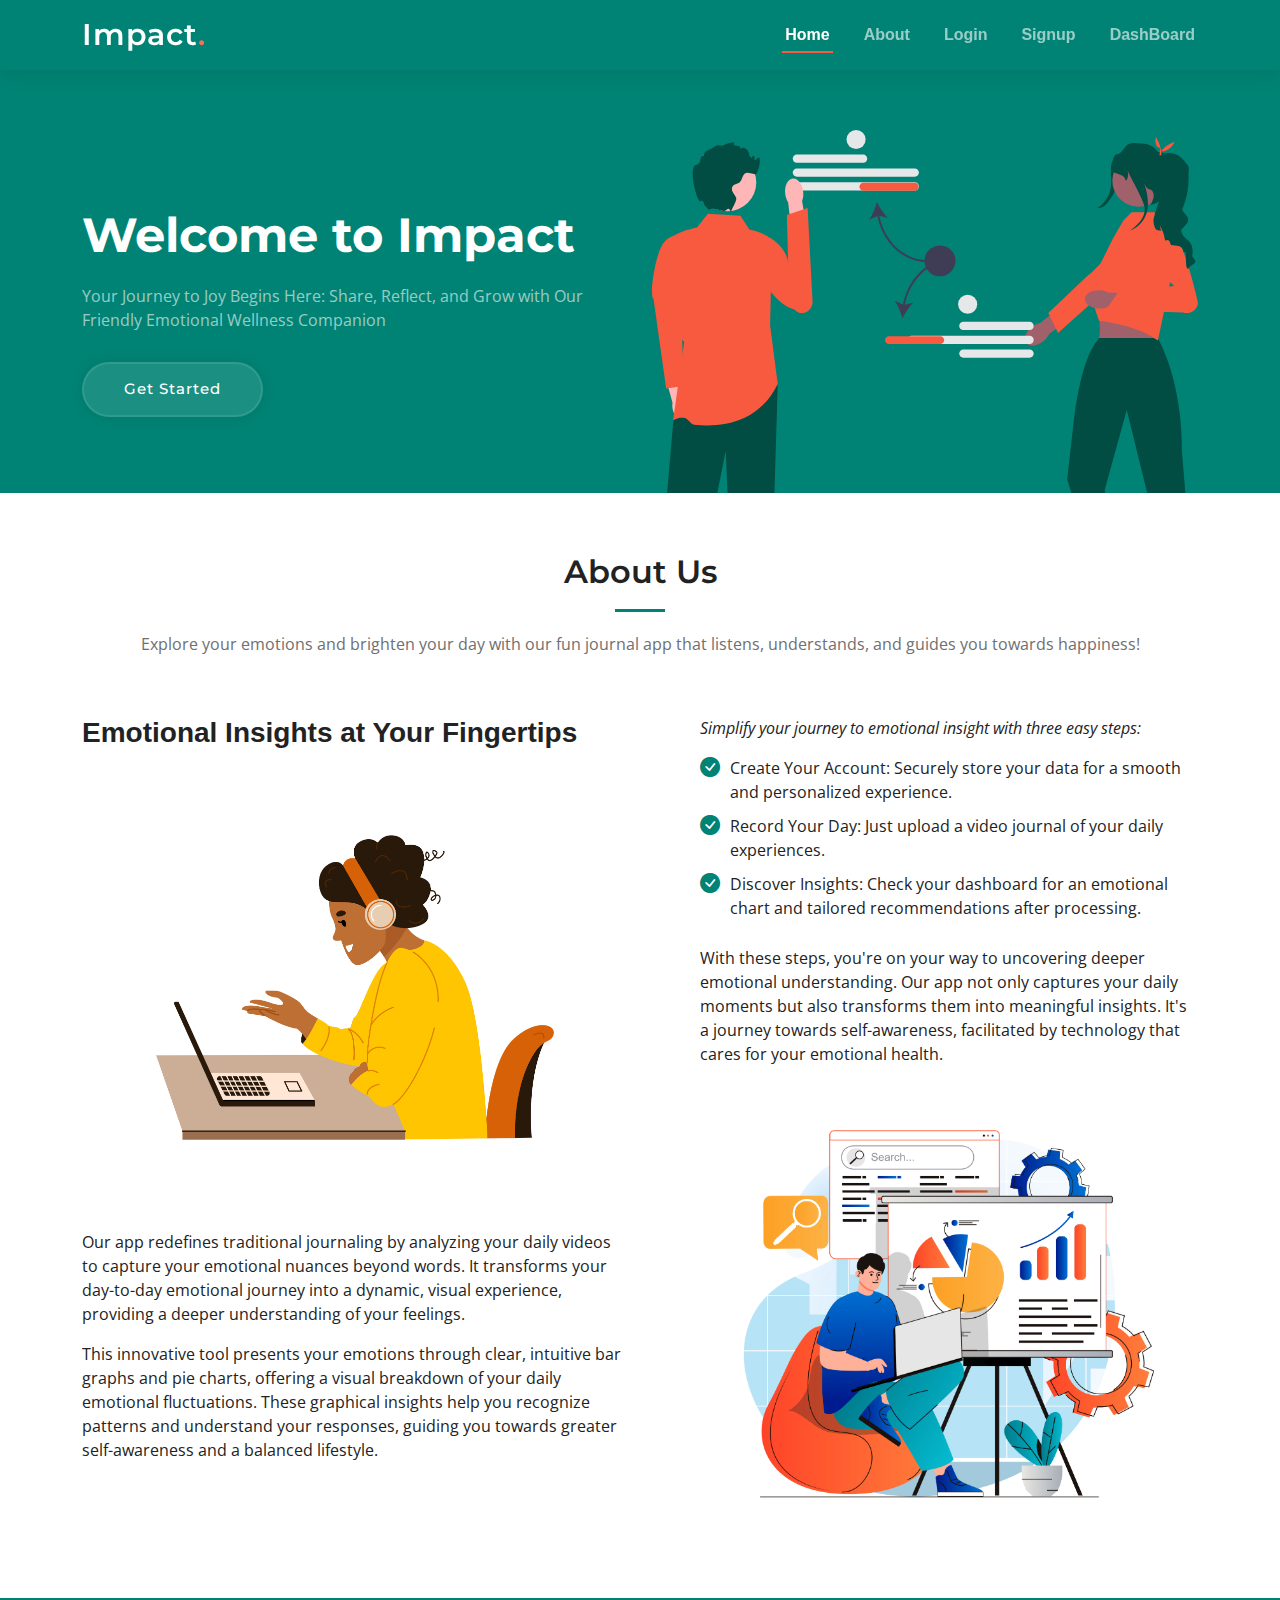
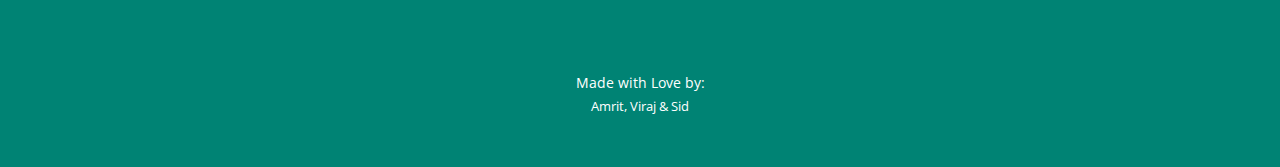
<file: Impact/index.html>
<!DOCTYPE html>
<html lang="en">

<head>
  <meta charset="utf-8">
  <meta content="width=device-width, initial-scale=1.0" name="viewport">

  <title>Impact Bootstrap Template - Index</title>
  <meta content="" name="description">
  <meta content="" name="keywords">

  <!-- Favicons -->
  <link href="assets/img/favicon.png" rel="icon">
  <link href="assets/img/apple-touch-icon.png" rel="apple-touch-icon">

  <!-- Google Fonts -->
  <link rel="preconnect" href="https://fonts.googleapis.com">
  <link rel="preconnect" href="https://fonts.gstatic.com" crossorigin>
  <link href="https://fonts.googleapis.com/css2?family=Open+Sans:ital,wght@0,300;0,400;0,500;0,600;0,700;1,300;1,400;1,600;1,700&family=Montserrat:ital,wght@0,300;0,400;0,500;0,600;0,700;1,300;1,400;1,500;1,600;1,700&family=Raleway:ital,wght@0,300;0,400;0,500;0,600;0,700;1,300;1,400;1,500;1,600;1,700&display=swap" rel="stylesheet">

  <!-- Vendor CSS Files -->
  <link href="assets/vendor/bootstrap/css/bootstrap.min.css" rel="stylesheet">
  <link href="assets/vendor/bootstrap-icons/bootstrap-icons.css" rel="stylesheet">
  <link href="assets/vendor/aos/aos.css" rel="stylesheet">
  <link href="assets/vendor/glightbox/css/glightbox.min.css" rel="stylesheet">
  <link href="assets/vendor/swiper/swiper-bundle.min.css" rel="stylesheet">

  <!-- Template Main CSS File -->
  <link href="assets/css/main.css" rel="stylesheet">

  <!-- =======================================================
  * Template Name: Impact
  * Template URL: https://bootstrapmade.com/impact-bootstrap-business-website-template/
  * Updated: Mar 17 2024 with Bootstrap v5.3.3
  * Author: BootstrapMade.com
  * License: https://bootstrapmade.com/license/
  ======================================================== -->
</head>

<body>

<!--  &lt;!&ndash; ======= Header ======= &ndash;&gt;-->
<!--  <section id="topbar" class="topbar d-flex align-items-center">-->
<!--    <div class="container d-flex justify-content-center justify-content-md-between">-->
<!--      <div class="contact-info d-flex align-items-center">-->
<!--        <i class="bi bi-envelope d-flex align-items-center"><a href="mailto:contact@example.com">contact@example.com</a></i>-->
<!--        <i class="bi bi-phone d-flex align-items-center ms-4"><span>+1 5589 55488 55</span></i>-->
<!--      </div>-->
<!--      <div class="social-links d-none d-md-flex align-items-center">-->
<!--        <a href="#" class="twitter"><i class="bi bi-twitter"></i></a>-->
<!--        <a href="#" class="facebook"><i class="bi bi-facebook"></i></a>-->
<!--        <a href="#" class="instagram"><i class="bi bi-instagram"></i></a>-->
<!--        <a href="#" class="linkedin"><i class="bi bi-linkedin"></i></i></a>-->
<!--      </div>-->
<!--    </div>-->
<!--  </section>&lt;!&ndash; End Top Bar &ndash;&gt;-->

  <header id="header" class="header d-flex align-items-center">

    <div class="container-fluid container-xl d-flex align-items-center justify-content-between">
      <a href="index.html" class="logo d-flex align-items-center">
        <!-- Uncomment the line below if you also wish to use an image logo -->
        <!-- <img src="assets/img/logo.png" alt=""> -->
        <h1>Impact<span>.</span></h1>
      </a>
      <nav id="navbar" class="navbar">
        <ul>
          <li><a href="#hero">Home</a></li>
          <li><a href="#about">About</a></li>
<!--          <li><a href="#services">Services</a></li>-->
<!--          <li><a href="#portfolio">Portfolio</a></li>-->
          <li><a href="#team">Login</a></li>
          <li><a href="#team">Signup</a></li>
          <li><a href="startbootstrap-sb-admin-gh-pages/index.html">DashBoard</a></li>
        </ul>
      </nav><!-- .navbar -->

      <i class="mobile-nav-toggle mobile-nav-show bi bi-list"></i>
      <i class="mobile-nav-toggle mobile-nav-hide d-none bi bi-x"></i>

    </div>
  </header><!-- End Header -->
  <!-- End Header -->

  <!-- ======= Hero Section ======= -->
  <section id="hero" class="hero">
    <div class="container position-relative">
      <div class="row gy-5" data-aos="fade-in">
        <div class="col-lg-6 order-2 order-lg-1 d-flex flex-column justify-content-center text-center text-lg-start">
          <h2>Welcome to <span>Impact</span></h2>
          <p>Your Journey to Joy Begins Here: Share, Reflect, and Grow with Our Friendly Emotional Wellness Companion</p>
          <div class="d-flex justify-content-center justify-content-lg-start">
            <a href="javascript:void(0);" class="btn-get-started" id="btnGetStarted">Get Started</a>
          </div>
        </div>
        <div class="col-lg-6 order-1 order-lg-2">
          <img src="assets/img/hero-img.svg" class="img-fluid" alt="" data-aos="zoom-out" data-aos-delay="100">
        </div>
      </div>
    </div>

<!--    <div class="icon-boxes position-relative">-->
<!--      <div class="container position-relative">-->
<!--        <div class="row gy-4 mt-5">-->

<!--          <div class="col-xl-3 col-md-6" data-aos="fade-up" data-aos-delay="100">-->
<!--            <div class="icon-box">-->
<!--              <div class="icon"><i class="bi bi-easel"></i></div>-->
<!--              <h4 class="title"><a href="" class="stretched-link">Lorem Ipsum</a></h4>-->
<!--            </div>-->
<!--          </div>&lt;!&ndash;End Icon Box &ndash;&gt;-->

<!--          <div class="col-xl-3 col-md-6" data-aos="fade-up" data-aos-delay="200">-->
<!--            <div class="icon-box">-->
<!--              <div class="icon"><i class="bi bi-gem"></i></div>-->
<!--              <h4 class="title"><a href="" class="stretched-link">Sed ut perspiciatis</a></h4>-->
<!--            </div>-->
<!--          </div>&lt;!&ndash;End Icon Box &ndash;&gt;-->

<!--          <div class="col-xl-3 col-md-6" data-aos="fade-up" data-aos-delay="300">-->
<!--            <div class="icon-box">-->
<!--              <div class="icon"><i class="bi bi-geo-alt"></i></div>-->
<!--              <h4 class="title"><a href="" class="stretched-link">Magni Dolores</a></h4>-->
<!--            </div>-->
<!--          </div>&lt;!&ndash;End Icon Box &ndash;&gt;-->

<!--          <div class="col-xl-3 col-md-6" data-aos="fade-up" data-aos-delay="500">-->
<!--            <div class="icon-box">-->
<!--              <div class="icon"><i class="bi bi-command"></i></div>-->
<!--              <h4 class="title"><a href="" class="stretched-link">Nemo Enim</a></h4>-->
<!--            </div>-->
<!--          </div>&lt;!&ndash;End Icon Box &ndash;&gt;-->

<!--        </div>-->
<!--      </div>-->
<!--    </div>-->

<!--    </div>-->
  </section>
  <!-- End Hero Section -->

  <main id="main">

    <!-- ======= About Us Section ======= -->
    <section id="about" class="about">
      <div class="container" data-aos="fade-up">

        <div class="section-header">
          <h2>About Us</h2>
          <p>Explore your emotions and brighten your day with our fun journal app that listens, understands, and guides you towards happiness!</p>
        </div>

        <div class="row gy-4">
          <div class="col-lg-6">
            <h3>Emotional Insights at Your Fingertips</h3>
            <img src="assets/img/womanonlaptop.jpeg" class="img-fluid rounded-4 mb-4" alt="">
            <p>Our app redefines traditional journaling by analyzing your daily videos to capture your emotional nuances beyond words. It transforms your day-to-day emotional journey into a dynamic, visual experience, providing a deeper understanding of your feelings.</p>
            <p>This innovative tool presents your emotions through clear, intuitive bar graphs and pie charts, offering a visual breakdown of your daily emotional fluctuations. These graphical insights help you recognize patterns and understand your responses, guiding you towards greater self-awareness and a balanced lifestyle.</p>
          </div>
          <div class="col-lg-6">
            <div class="content ps-0 ps-lg-5">
              <p class="fst-italic">

                Simplify your journey to emotional insight with three easy steps:
              </p>
              <ul>
                <li><i class="bi bi-check-circle-fill"></i> Create Your Account: Securely store your data for a smooth and personalized experience.</li>
                <li><i class="bi bi-check-circle-fill"></i> Record Your Day: Just upload a video journal of your daily experiences.</li>
                <li><i class="bi bi-check-circle-fill"></i> Discover Insights: Check your dashboard for an emotional chart and tailored recommendations after processing.</li>
              </ul>
              <p>
                With these steps, you're on your way to uncovering deeper emotional understanding. Our app not only captures your daily moments but also transforms them into meaningful insights. It's a journey towards self-awareness, facilitated by technology that cares for your emotional health.
              </p>

              <div class="position-relative mt-4">
                <img src="assets/img/second.jpeg" class="img-fluid rounded-4" alt="">
              </div>
            </div>
          </div>
        </div>

      </div>
    </section><!-- End About Us Section -->


<!--    &lt;!&ndash; ======= Our Team Section ======= &ndash;&gt;-->
<!--    <section id="team" class="team">-->
<!--      <div class="container" data-aos="fade-up">-->

<!--        <div class="section-header">-->
<!--          <h2>Our Team</h2>-->
<!--          <p>Nulla dolorum nulla nesciunt rerum facere sed ut inventore quam porro nihil id ratione ea sunt quis dolorem dolore earum</p>-->
<!--        </div>-->

<!--        <div class="row gy-4">-->

<!--          <div class="col-xl-3 col-md-6 d-flex" data-aos="fade-up" data-aos-delay="100">-->
<!--            <div class="member">-->
<!--              <img src="assets/img/team/team-1.jpg" class="img-fluid" alt="">-->
<!--              <h4>Walter White</h4>-->
<!--              <span>Web Development</span>-->
<!--              <div class="social">-->
<!--                <a href=""><i class="bi bi-twitter"></i></a>-->
<!--                <a href=""><i class="bi bi-facebook"></i></a>-->
<!--                <a href=""><i class="bi bi-instagram"></i></a>-->
<!--                <a href=""><i class="bi bi-linkedin"></i></a>-->
<!--              </div>-->
<!--            </div>-->
<!--          </div>&lt;!&ndash; End Team Member &ndash;&gt;-->

<!--          <div class="col-xl-3 col-md-6 d-flex" data-aos="fade-up" data-aos-delay="200">-->
<!--            <div class="member">-->
<!--              <img src="assets/img/team/team-2.jpg" class="img-fluid" alt="">-->
<!--              <h4>Sarah Jhinson</h4>-->
<!--              <span>Marketing</span>-->
<!--              <div class="social">-->
<!--                <a href=""><i class="bi bi-twitter"></i></a>-->
<!--                <a href=""><i class="bi bi-facebook"></i></a>-->
<!--                <a href=""><i class="bi bi-instagram"></i></a>-->
<!--                <a href=""><i class="bi bi-linkedin"></i></a>-->
<!--              </div>-->
<!--            </div>-->
<!--          </div>&lt;!&ndash; End Team Member &ndash;&gt;-->

<!--          <div class="col-xl-3 col-md-6 d-flex" data-aos="fade-up" data-aos-delay="300">-->
<!--            <div class="member">-->
<!--              <img src="assets/img/team/team-3.jpg" class="img-fluid" alt="">-->
<!--              <h4>William Anderson</h4>-->
<!--              <span>Content</span>-->
<!--              <div class="social">-->
<!--                <a href=""><i class="bi bi-twitter"></i></a>-->
<!--                <a href=""><i class="bi bi-facebook"></i></a>-->
<!--                <a href=""><i class="bi bi-instagram"></i></a>-->
<!--                <a href=""><i class="bi bi-linkedin"></i></a>-->
<!--              </div>-->
<!--            </div>-->
<!--          </div>&lt;!&ndash; End Team Member &ndash;&gt;-->

<!--          <div class="col-xl-3 col-md-6 d-flex" data-aos="fade-up" data-aos-delay="400">-->
<!--            <div class="member">-->
<!--              <img src="assets/img/team/team-4.jpg" class="img-fluid" alt="">-->
<!--              <h4>Amanda Jepson</h4>-->
<!--              <span>Accountant</span>-->
<!--              <div class="social">-->
<!--                <a href=""><i class="bi bi-twitter"></i></a>-->
<!--                <a href=""><i class="bi bi-facebook"></i></a>-->
<!--                <a href=""><i class="bi bi-instagram"></i></a>-->
<!--                <a href=""><i class="bi bi-linkedin"></i></a>-->
<!--              </div>-->
<!--            </div>-->
<!--          </div>&lt;!&ndash; End Team Member &ndash;&gt;-->

<!--        </div>-->

<!--      </div>-->
<!--    </section>&lt;!&ndash; End Our Team Section &ndash;&gt;-->









</main>

  <!-- ======= Footer ======= -->
  <footer id="footer" class="footer">

<!--    <div class="container">-->
<!--      <div class="row gy-4">-->
<!--        <div class="col-lg-5 col-md-12 footer-info">-->
<!--          <a href="index.html" class="logo d-flex align-items-center">-->
<!--            <span>Mood Map AI</span>-->
<!--          </a>-->
<!--          <p>Cras fermentum odio eu feugiat lide par naso tierra. Justo eget nada terra videa magna derita valies darta donna mare fermentum iaculis eu non diam phasellus.</p>-->
<!--          <div class="social-links d-flex mt-4">-->
<!--            <a href="#" class="twitter"><i class="bi bi-twitter"></i></a>-->
<!--            <a href="#" class="facebook"><i class="bi bi-facebook"></i></a>-->
<!--            <a href="#" class="instagram"><i class="bi bi-instagram"></i></a>-->
<!--            <a href="#" class="linkedin"><i class="bi bi-linkedin"></i></a>-->
<!--          </div>-->
<!--        </div>-->

<!--        <div class="col-lg-2 col-6 footer-links">-->
<!--          <h4>Useful Links</h4>-->
<!--          <ul>-->
<!--            <li><a href="#">Home</a></li>-->
<!--            <li><a href="#">About us</a></li>-->
<!--            <li><a href="#">Services</a></li>-->
<!--            <li><a href="#">Terms of service</a></li>-->
<!--            <li><a href="#">Privacy policy</a></li>-->
<!--          </ul>-->
<!--        </div>-->

<!--        <div class="col-lg-2 col-6 footer-links">-->
<!--          <h4>Our Services</h4>-->
<!--          <ul>-->
<!--            <li><a href="#">Web Design</a></li>-->
<!--            <li><a href="#">Web Development</a></li>-->
<!--            <li><a href="#">Product Management</a></li>-->
<!--            <li><a href="#">Marketing</a></li>-->
<!--            <li><a href="#">Graphic Design</a></li>-->
<!--          </ul>-->
<!--        </div>-->

<!--        <div class="col-lg-3 col-md-12 footer-contact text-center text-md-start">-->
<!--          <h4>Contact Us</h4>-->
<!--          <p>-->
<!--            A108 Adam Street <br>-->
<!--            New York, NY 535022<br>-->
<!--            United States <br><br>-->
<!--            <strong>Phone:</strong> +1 5589 55488 55<br>-->
<!--            <strong>Email:</strong> info@example.com<br>-->
<!--          </p>-->

<!--        </div>-->

<!--      </div>-->
<!--    </div>-->

    <div class="container mt-4">
      <div class="copyright">
        Made with Love by:
      </div>
      <div class="credits">
        <!-- All the links in the footer should remain intact. -->
        <!-- You can delete the links only if you purchased the pro version. -->
        <!-- Licensing information: https://bootstrapmade.com/license/ -->
        <!-- Purchase the pro version with working PHP/AJAX contact form: https://bootstrapmade.com/impact-bootstrap-business-website-template/ -->
        Amrit, Viraj & Sid
      </div>
    </div>

  </footer><!-- End Footer -->
  <!-- End Footer -->

  <a href="#" class="scroll-top d-flex align-items-center justify-content-center"><i class="bi bi-arrow-up-short"></i></a>

  <div id="preloader"></div>

  <!-- Popup Container -->
<div id="uploadPopup" class="upload-popup">
  <div id="FileUpload" class="wrapper">
    <div class="upload">
      <p>Drag files here or <span class="upload__button" onclick="document.getElementById('fileInput').click()">Browse</span></p>
      <input type="file" id="fileInput" accept=".mp4, .mov" style="display: none;" onchange="handleFiles(this.files)">
    </div>
    <!-- Additional content related to file uploading can be added here if needed -->
  </div>
</div>

<script>
  function handleFiles(files) {
    if (files.length > 0) {
      var file = files[0];
      if (['video/mp4', 'video/quicktime'].includes(file.type)) {
        console.log("File selected:", file.name);
        // Add additional logic here to handle the file upload or further processing
      } else {
        alert("Only MP4 and MOV files are allowed.");
      }
    }
  }
</script>





<!-- Vendor JS Files -->
  <script src="assets/vendor/bootstrap/js/bootstrap.bundle.min.js"></script>
  <script src="assets/vendor/aos/aos.js"></script>
  <script src="assets/vendor/glightbox/js/glightbox.min.js"></script>
  <script src="assets/vendor/purecounter/purecounter_vanilla.js"></script>
  <script src="assets/vendor/swiper/swiper-bundle.min.js"></script>
  <script src="assets/vendor/isotope-layout/isotope.pkgd.min.js"></script>
  <script src="assets/vendor/php-email-form/validate.js"></script>

  <!-- Template Main JS File -->
  <script src="assets/js/main.js"></script>
  <!-- Popup Logic -->
  <script>
    document.getElementById('btnGetStarted').onclick = function() {
      document.getElementById('uploadPopup').style.display = 'flex';
    };

    window.onclick = function(event) {
      if (event.target === document.getElementById('uploadPopup')) {
        document.getElementById('uploadPopup').style.display = "none";
      }
    }
  </script>

</body>

</html>
</file>
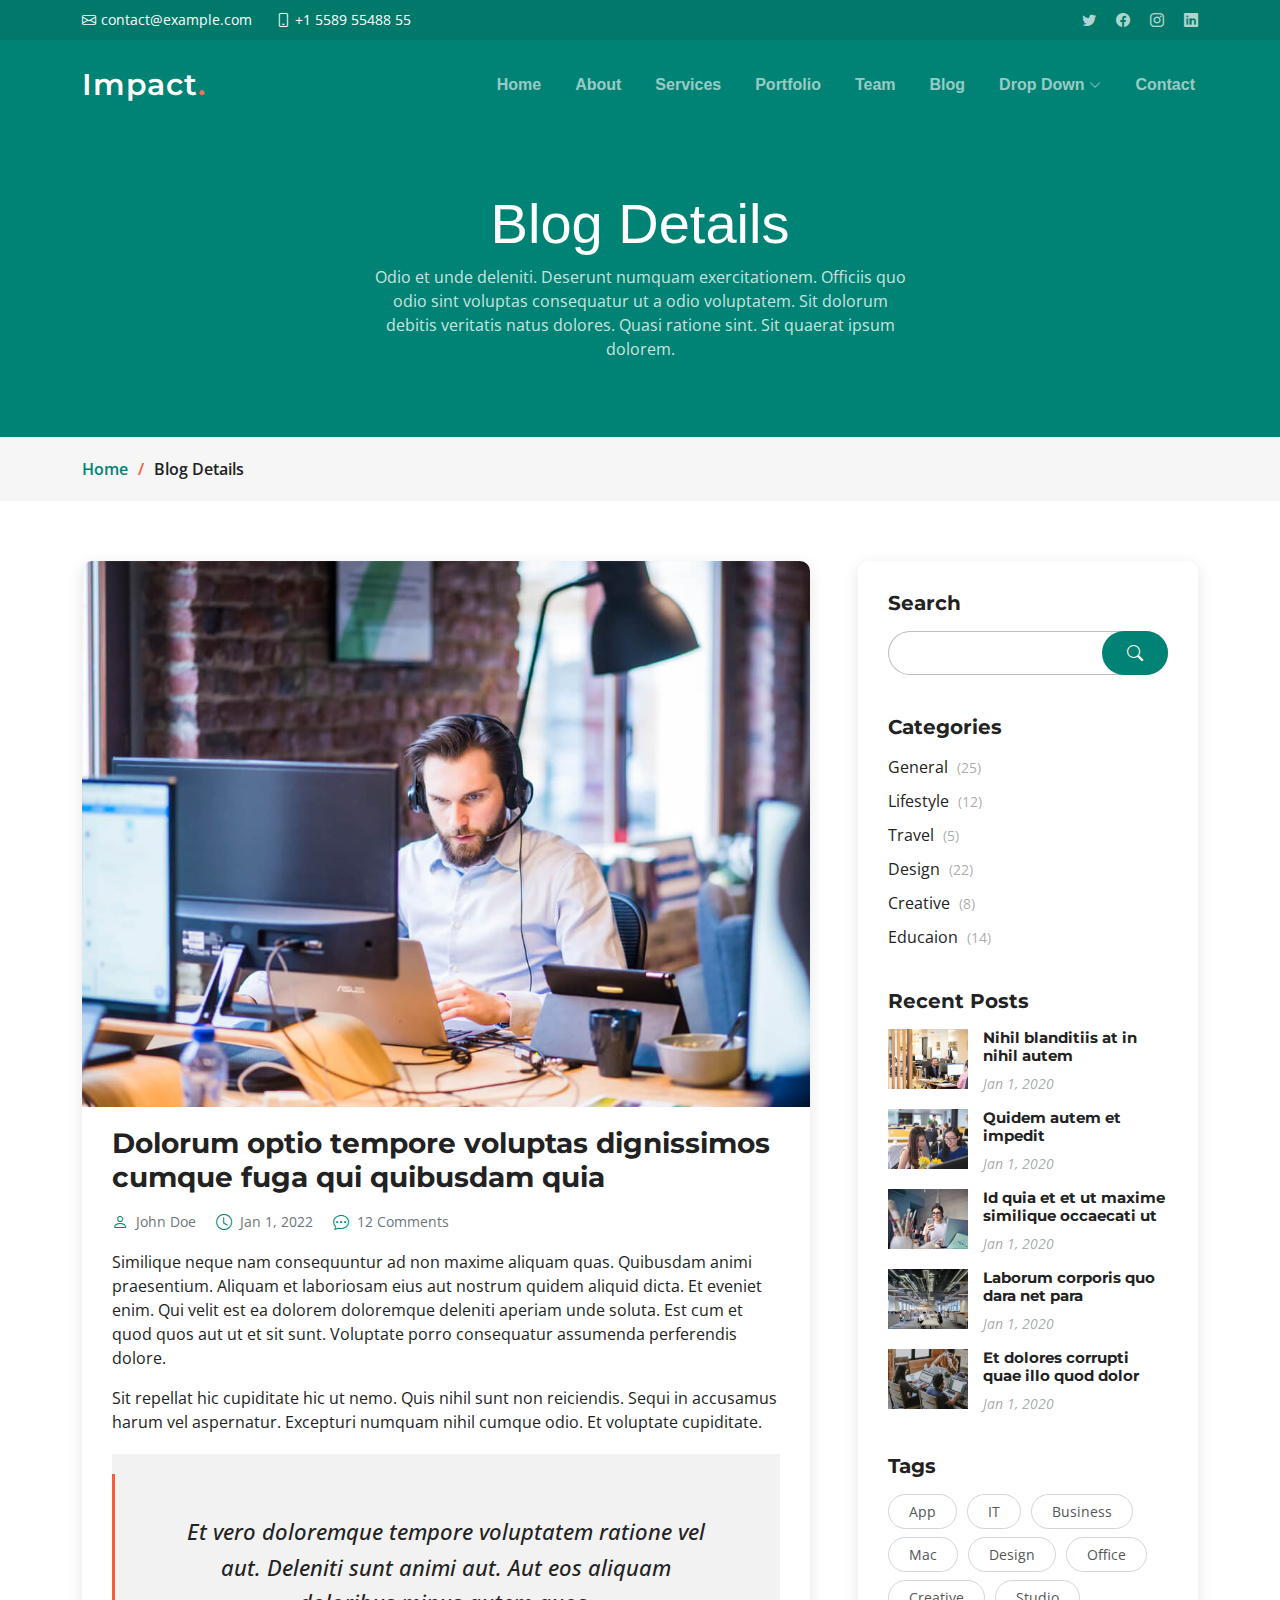
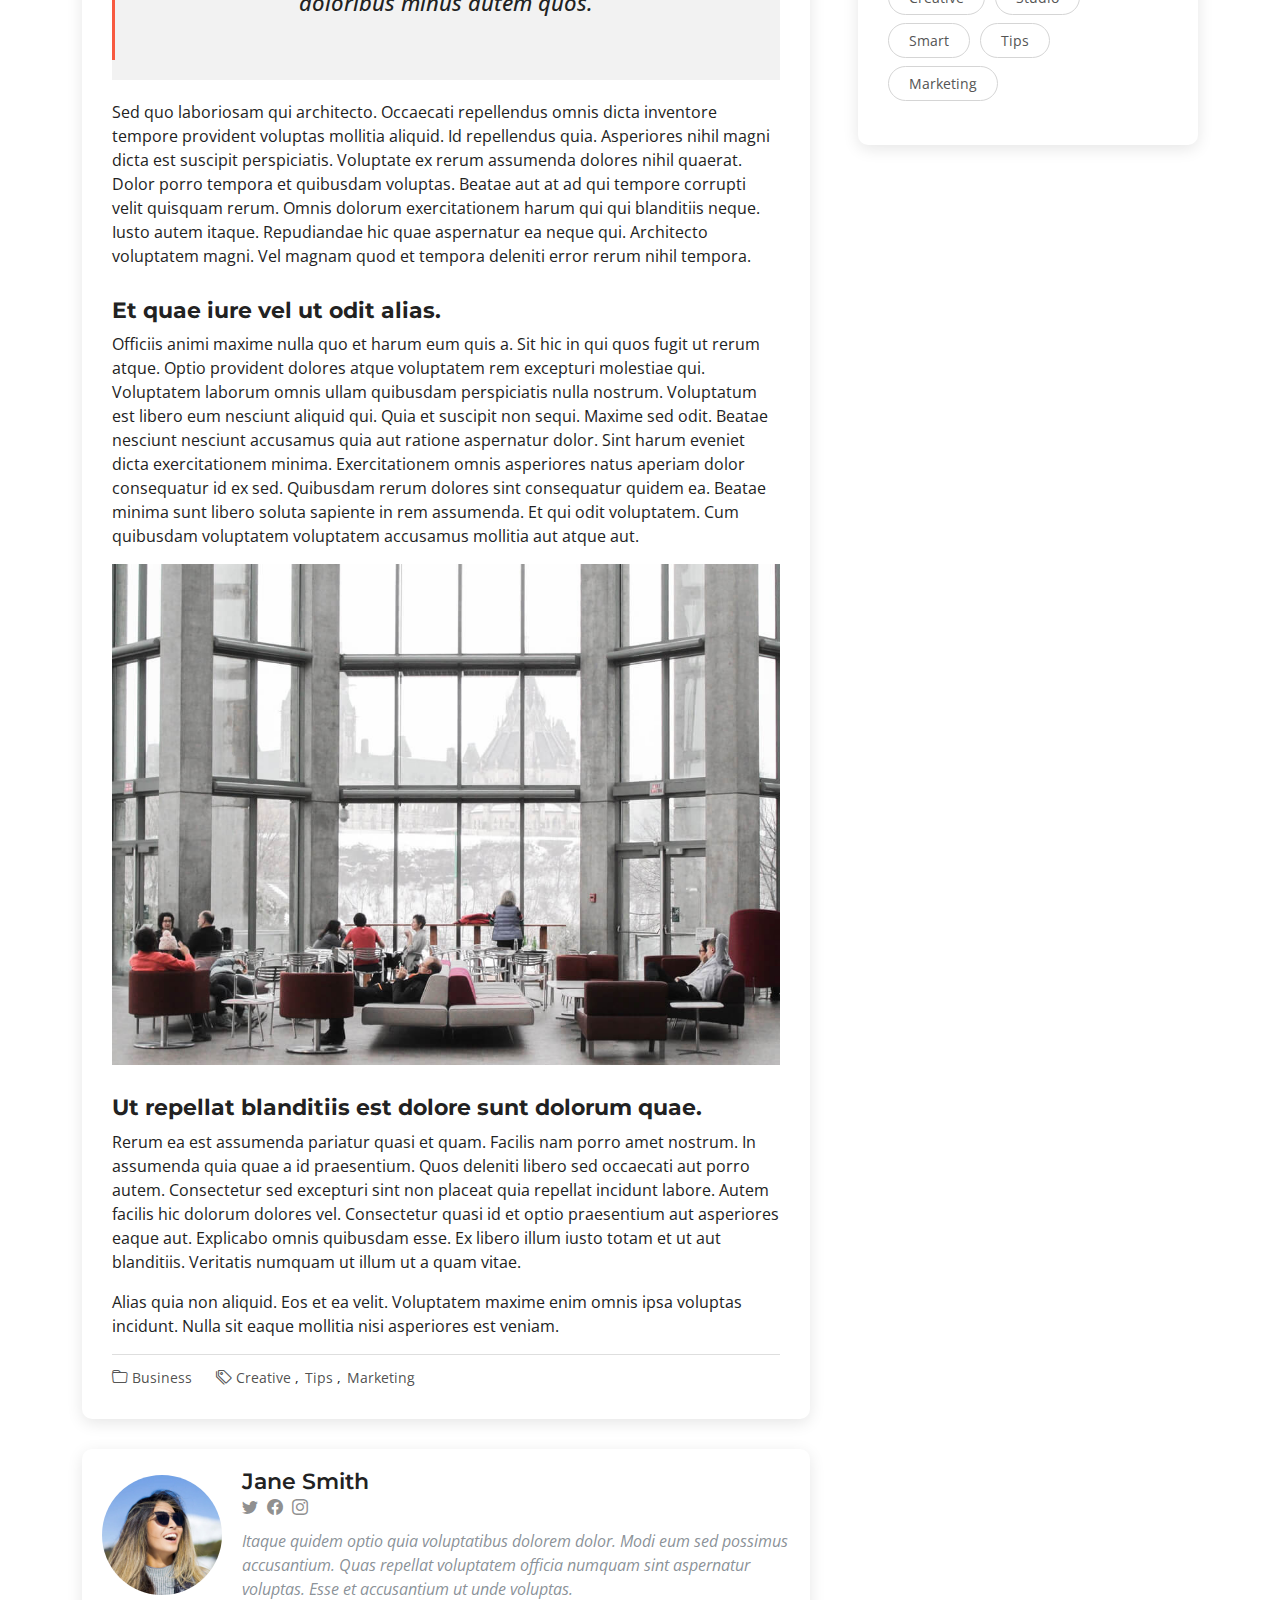
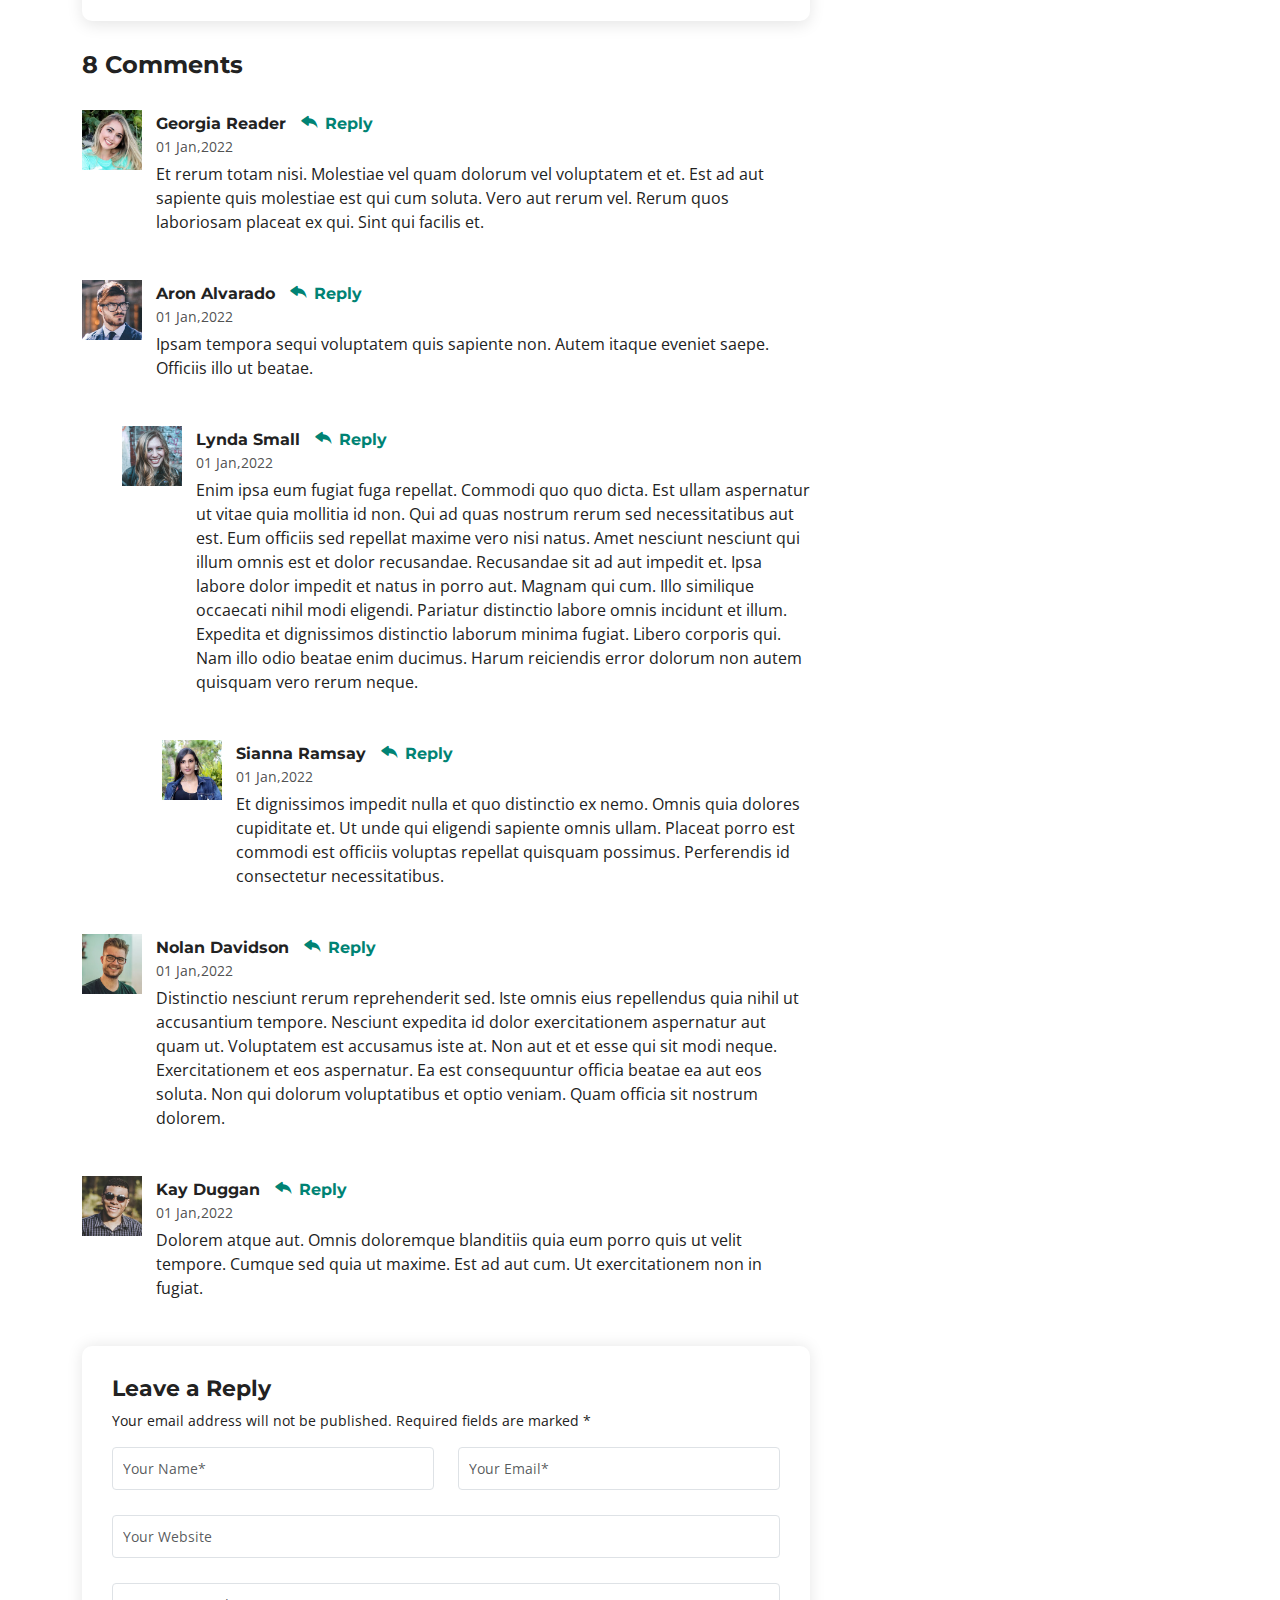
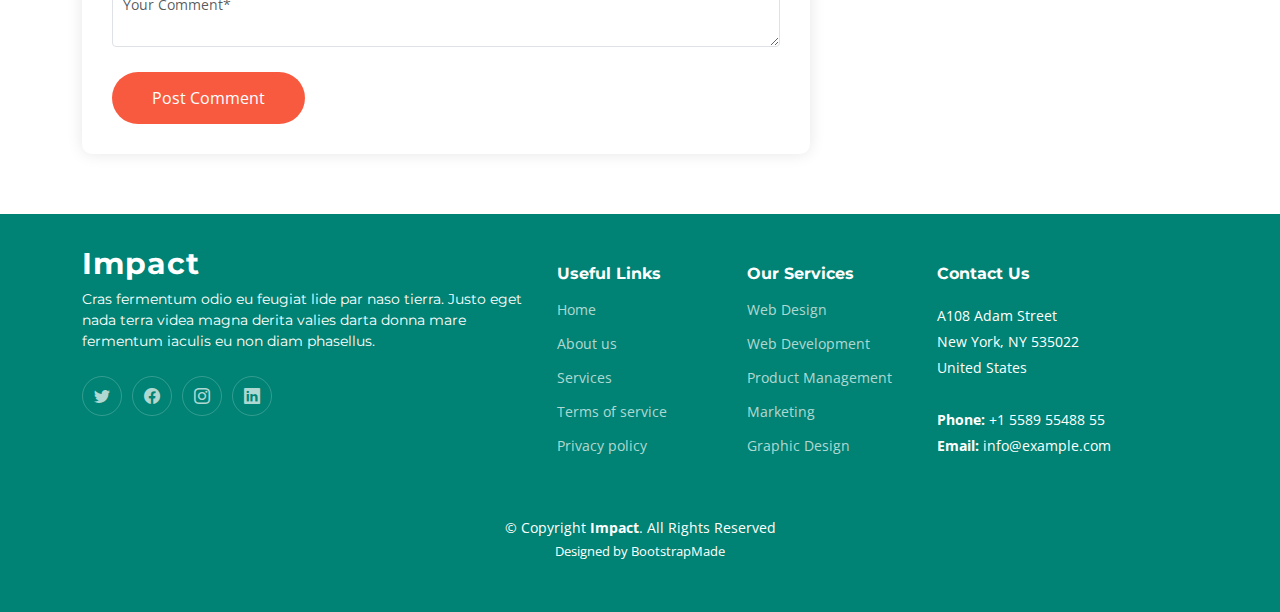
<file: Impact/blog-details.html>
<!DOCTYPE html>
<html lang="en">

<head>
  <meta charset="utf-8">
  <meta content="width=device-width, initial-scale=1.0" name="viewport">

  <title>Impact Bootstrap Template - Blog Details</title>
  <meta content="" name="description">
  <meta content="" name="keywords">

  <!-- Favicons -->
  <link href="assets/img/favicon.png" rel="icon">
  <link href="assets/img/apple-touch-icon.png" rel="apple-touch-icon">

  <!-- Google Fonts -->
  <link rel="preconnect" href="https://fonts.googleapis.com">
  <link rel="preconnect" href="https://fonts.gstatic.com" crossorigin>
  <link href="https://fonts.googleapis.com/css2?family=Open+Sans:ital,wght@0,300;0,400;0,500;0,600;0,700;1,300;1,400;1,600;1,700&family=Montserrat:ital,wght@0,300;0,400;0,500;0,600;0,700;1,300;1,400;1,500;1,600;1,700&family=Raleway:ital,wght@0,300;0,400;0,500;0,600;0,700;1,300;1,400;1,500;1,600;1,700&display=swap" rel="stylesheet">

  <!-- Vendor CSS Files -->
  <link href="assets/vendor/bootstrap/css/bootstrap.min.css" rel="stylesheet">
  <link href="assets/vendor/bootstrap-icons/bootstrap-icons.css" rel="stylesheet">
  <link href="assets/vendor/aos/aos.css" rel="stylesheet">
  <link href="assets/vendor/glightbox/css/glightbox.min.css" rel="stylesheet">
  <link href="assets/vendor/swiper/swiper-bundle.min.css" rel="stylesheet">

  <!-- Template Main CSS File -->
  <link href="assets/css/main.css" rel="stylesheet">

  <!-- =======================================================
  * Template Name: Impact
  * Template URL: https://bootstrapmade.com/impact-bootstrap-business-website-template/
  * Updated: Mar 17 2024 with Bootstrap v5.3.3
  * Author: BootstrapMade.com
  * License: https://bootstrapmade.com/license/
  ======================================================== -->
</head>

<body>

  <!-- ======= Header ======= -->
  <section id="topbar" class="topbar d-flex align-items-center">
    <div class="container d-flex justify-content-center justify-content-md-between">
      <div class="contact-info d-flex align-items-center">
        <i class="bi bi-envelope d-flex align-items-center"><a href="mailto:contact@example.com">contact@example.com</a></i>
        <i class="bi bi-phone d-flex align-items-center ms-4"><span>+1 5589 55488 55</span></i>
      </div>
      <div class="social-links d-none d-md-flex align-items-center">
        <a href="#" class="twitter"><i class="bi bi-twitter"></i></a>
        <a href="#" class="facebook"><i class="bi bi-facebook"></i></a>
        <a href="#" class="instagram"><i class="bi bi-instagram"></i></a>
        <a href="#" class="linkedin"><i class="bi bi-linkedin"></i></i></a>
      </div>
    </div>
  </section><!-- End Top Bar -->

  <header id="header" class="header d-flex align-items-center">

    <div class="container-fluid container-xl d-flex align-items-center justify-content-between">
      <a href="index.html" class="logo d-flex align-items-center">
        <!-- Uncomment the line below if you also wish to use an image logo -->
        <!-- <img src="assets/img/logo.png" alt=""> -->
        <h1>Impact<span>.</span></h1>
      </a>
      <nav id="navbar" class="navbar">
        <ul>
          <li><a href="#hero">Home</a></li>
          <li><a href="#about">About</a></li>
          <li><a href="#services">Services</a></li>
          <li><a href="#portfolio">Portfolio</a></li>
          <li><a href="#team">Team</a></li>
          <li><a href="blog.html">Blog</a></li>
          <li class="dropdown"><a href="#"><span>Drop Down</span> <i class="bi bi-chevron-down dropdown-indicator"></i></a>
            <ul>
              <li><a href="#">Drop Down 1</a></li>
              <li class="dropdown"><a href="#"><span>Deep Drop Down</span> <i class="bi bi-chevron-down dropdown-indicator"></i></a>
                <ul>
                  <li><a href="#">Deep Drop Down 1</a></li>
                  <li><a href="#">Deep Drop Down 2</a></li>
                  <li><a href="#">Deep Drop Down 3</a></li>
                  <li><a href="#">Deep Drop Down 4</a></li>
                  <li><a href="#">Deep Drop Down 5</a></li>
                </ul>
              </li>
              <li><a href="#">Drop Down 2</a></li>
              <li><a href="#">Drop Down 3</a></li>
              <li><a href="#">Drop Down 4</a></li>
            </ul>
          </li>
          <li><a href="#contact">Contact</a></li>
        </ul>
      </nav><!-- .navbar -->

      <i class="mobile-nav-toggle mobile-nav-show bi bi-list"></i>
      <i class="mobile-nav-toggle mobile-nav-hide d-none bi bi-x"></i>

    </div>
  </header><!-- End Header -->
  <!-- End Header -->

  <main id="main">

    <!-- ======= Breadcrumbs ======= -->
    <div class="breadcrumbs">
      <div class="page-header d-flex align-items-center" style="background-image: url('');">
        <div class="container position-relative">
          <div class="row d-flex justify-content-center">
            <div class="col-lg-6 text-center">
              <h2>Blog Details</h2>
              <p>Odio et unde deleniti. Deserunt numquam exercitationem. Officiis quo odio sint voluptas consequatur ut a odio voluptatem. Sit dolorum debitis veritatis natus dolores. Quasi ratione sint. Sit quaerat ipsum dolorem.</p>
            </div>
          </div>
        </div>
      </div>
      <nav>
        <div class="container">
          <ol>
            <li><a href="index.html">Home</a></li>
            <li>Blog Details</li>
          </ol>
        </div>
      </nav>
    </div><!-- End Breadcrumbs -->

    <!-- ======= Blog Details Section ======= -->
    <section id="blog" class="blog">
      <div class="container" data-aos="fade-up">

        <div class="row g-5">

          <div class="col-lg-8">

            <article class="blog-details">

              <div class="post-img">
                <img src="assets/img/blog/blog-1.jpg" alt="" class="img-fluid">
              </div>

              <h2 class="title">Dolorum optio tempore voluptas dignissimos cumque fuga qui quibusdam quia</h2>

              <div class="meta-top">
                <ul>
                  <li class="d-flex align-items-center"><i class="bi bi-person"></i> <a href="blog-details.html">John Doe</a></li>
                  <li class="d-flex align-items-center"><i class="bi bi-clock"></i> <a href="blog-details.html"><time datetime="2020-01-01">Jan 1, 2022</time></a></li>
                  <li class="d-flex align-items-center"><i class="bi bi-chat-dots"></i> <a href="blog-details.html">12 Comments</a></li>
                </ul>
              </div><!-- End meta top -->

              <div class="content">
                <p>
                  Similique neque nam consequuntur ad non maxime aliquam quas. Quibusdam animi praesentium. Aliquam et laboriosam eius aut nostrum quidem aliquid dicta.
                  Et eveniet enim. Qui velit est ea dolorem doloremque deleniti aperiam unde soluta. Est cum et quod quos aut ut et sit sunt. Voluptate porro consequatur assumenda perferendis dolore.
                </p>

                <p>
                  Sit repellat hic cupiditate hic ut nemo. Quis nihil sunt non reiciendis. Sequi in accusamus harum vel aspernatur. Excepturi numquam nihil cumque odio. Et voluptate cupiditate.
                </p>

                <blockquote>
                  <p>
                    Et vero doloremque tempore voluptatem ratione vel aut. Deleniti sunt animi aut. Aut eos aliquam doloribus minus autem quos.
                  </p>
                </blockquote>

                <p>
                  Sed quo laboriosam qui architecto. Occaecati repellendus omnis dicta inventore tempore provident voluptas mollitia aliquid. Id repellendus quia. Asperiores nihil magni dicta est suscipit perspiciatis. Voluptate ex rerum assumenda dolores nihil quaerat.
                  Dolor porro tempora et quibusdam voluptas. Beatae aut at ad qui tempore corrupti velit quisquam rerum. Omnis dolorum exercitationem harum qui qui blanditiis neque.
                  Iusto autem itaque. Repudiandae hic quae aspernatur ea neque qui. Architecto voluptatem magni. Vel magnam quod et tempora deleniti error rerum nihil tempora.
                </p>

                <h3>Et quae iure vel ut odit alias.</h3>
                <p>
                  Officiis animi maxime nulla quo et harum eum quis a. Sit hic in qui quos fugit ut rerum atque. Optio provident dolores atque voluptatem rem excepturi molestiae qui. Voluptatem laborum omnis ullam quibusdam perspiciatis nulla nostrum. Voluptatum est libero eum nesciunt aliquid qui.
                  Quia et suscipit non sequi. Maxime sed odit. Beatae nesciunt nesciunt accusamus quia aut ratione aspernatur dolor. Sint harum eveniet dicta exercitationem minima. Exercitationem omnis asperiores natus aperiam dolor consequatur id ex sed. Quibusdam rerum dolores sint consequatur quidem ea.
                  Beatae minima sunt libero soluta sapiente in rem assumenda. Et qui odit voluptatem. Cum quibusdam voluptatem voluptatem accusamus mollitia aut atque aut.
                </p>
                <img src="assets/img/blog/blog-inside-post.jpg" class="img-fluid" alt="">

                <h3>Ut repellat blanditiis est dolore sunt dolorum quae.</h3>
                <p>
                  Rerum ea est assumenda pariatur quasi et quam. Facilis nam porro amet nostrum. In assumenda quia quae a id praesentium. Quos deleniti libero sed occaecati aut porro autem. Consectetur sed excepturi sint non placeat quia repellat incidunt labore. Autem facilis hic dolorum dolores vel.
                  Consectetur quasi id et optio praesentium aut asperiores eaque aut. Explicabo omnis quibusdam esse. Ex libero illum iusto totam et ut aut blanditiis. Veritatis numquam ut illum ut a quam vitae.
                </p>
                <p>
                  Alias quia non aliquid. Eos et ea velit. Voluptatem maxime enim omnis ipsa voluptas incidunt. Nulla sit eaque mollitia nisi asperiores est veniam.
                </p>

              </div><!-- End post content -->

              <div class="meta-bottom">
                <i class="bi bi-folder"></i>
                <ul class="cats">
                  <li><a href="#">Business</a></li>
                </ul>

                <i class="bi bi-tags"></i>
                <ul class="tags">
                  <li><a href="#">Creative</a></li>
                  <li><a href="#">Tips</a></li>
                  <li><a href="#">Marketing</a></li>
                </ul>
              </div><!-- End meta bottom -->

            </article><!-- End blog post -->

            <div class="post-author d-flex align-items-center">
              <img src="assets/img/blog/blog-author.jpg" class="rounded-circle flex-shrink-0" alt="">
              <div>
                <h4>Jane Smith</h4>
                <div class="social-links">
                  <a href="https://twitters.com/#"><i class="bi bi-twitter"></i></a>
                  <a href="https://facebook.com/#"><i class="bi bi-facebook"></i></a>
                  <a href="https://instagram.com/#"><i class="biu bi-instagram"></i></a>
                </div>
                <p>
                  Itaque quidem optio quia voluptatibus dolorem dolor. Modi eum sed possimus accusantium. Quas repellat voluptatem officia numquam sint aspernatur voluptas. Esse et accusantium ut unde voluptas.
                </p>
              </div>
            </div><!-- End post author -->

            <div class="comments">

              <h4 class="comments-count">8 Comments</h4>

              <div id="comment-1" class="comment">
                <div class="d-flex">
                  <div class="comment-img"><img src="assets/img/blog/comments-1.jpg" alt=""></div>
                  <div>
                    <h5><a href="">Georgia Reader</a> <a href="#" class="reply"><i class="bi bi-reply-fill"></i> Reply</a></h5>
                    <time datetime="2020-01-01">01 Jan,2022</time>
                    <p>
                      Et rerum totam nisi. Molestiae vel quam dolorum vel voluptatem et et. Est ad aut sapiente quis molestiae est qui cum soluta.
                      Vero aut rerum vel. Rerum quos laboriosam placeat ex qui. Sint qui facilis et.
                    </p>
                  </div>
                </div>
              </div><!-- End comment #1 -->

              <div id="comment-2" class="comment">
                <div class="d-flex">
                  <div class="comment-img"><img src="assets/img/blog/comments-2.jpg" alt=""></div>
                  <div>
                    <h5><a href="">Aron Alvarado</a> <a href="#" class="reply"><i class="bi bi-reply-fill"></i> Reply</a></h5>
                    <time datetime="2020-01-01">01 Jan,2022</time>
                    <p>
                      Ipsam tempora sequi voluptatem quis sapiente non. Autem itaque eveniet saepe. Officiis illo ut beatae.
                    </p>
                  </div>
                </div>

                <div id="comment-reply-1" class="comment comment-reply">
                  <div class="d-flex">
                    <div class="comment-img"><img src="assets/img/blog/comments-3.jpg" alt=""></div>
                    <div>
                      <h5><a href="">Lynda Small</a> <a href="#" class="reply"><i class="bi bi-reply-fill"></i> Reply</a></h5>
                      <time datetime="2020-01-01">01 Jan,2022</time>
                      <p>
                        Enim ipsa eum fugiat fuga repellat. Commodi quo quo dicta. Est ullam aspernatur ut vitae quia mollitia id non. Qui ad quas nostrum rerum sed necessitatibus aut est. Eum officiis sed repellat maxime vero nisi natus. Amet nesciunt nesciunt qui illum omnis est et dolor recusandae.

                        Recusandae sit ad aut impedit et. Ipsa labore dolor impedit et natus in porro aut. Magnam qui cum. Illo similique occaecati nihil modi eligendi. Pariatur distinctio labore omnis incidunt et illum. Expedita et dignissimos distinctio laborum minima fugiat.

                        Libero corporis qui. Nam illo odio beatae enim ducimus. Harum reiciendis error dolorum non autem quisquam vero rerum neque.
                      </p>
                    </div>
                  </div>

                  <div id="comment-reply-2" class="comment comment-reply">
                    <div class="d-flex">
                      <div class="comment-img"><img src="assets/img/blog/comments-4.jpg" alt=""></div>
                      <div>
                        <h5><a href="">Sianna Ramsay</a> <a href="#" class="reply"><i class="bi bi-reply-fill"></i> Reply</a></h5>
                        <time datetime="2020-01-01">01 Jan,2022</time>
                        <p>
                          Et dignissimos impedit nulla et quo distinctio ex nemo. Omnis quia dolores cupiditate et. Ut unde qui eligendi sapiente omnis ullam. Placeat porro est commodi est officiis voluptas repellat quisquam possimus. Perferendis id consectetur necessitatibus.
                        </p>
                      </div>
                    </div>

                  </div><!-- End comment reply #2-->

                </div><!-- End comment reply #1-->

              </div><!-- End comment #2-->

              <div id="comment-3" class="comment">
                <div class="d-flex">
                  <div class="comment-img"><img src="assets/img/blog/comments-5.jpg" alt=""></div>
                  <div>
                    <h5><a href="">Nolan Davidson</a> <a href="#" class="reply"><i class="bi bi-reply-fill"></i> Reply</a></h5>
                    <time datetime="2020-01-01">01 Jan,2022</time>
                    <p>
                      Distinctio nesciunt rerum reprehenderit sed. Iste omnis eius repellendus quia nihil ut accusantium tempore. Nesciunt expedita id dolor exercitationem aspernatur aut quam ut. Voluptatem est accusamus iste at.
                      Non aut et et esse qui sit modi neque. Exercitationem et eos aspernatur. Ea est consequuntur officia beatae ea aut eos soluta. Non qui dolorum voluptatibus et optio veniam. Quam officia sit nostrum dolorem.
                    </p>
                  </div>
                </div>

              </div><!-- End comment #3 -->

              <div id="comment-4" class="comment">
                <div class="d-flex">
                  <div class="comment-img"><img src="assets/img/blog/comments-6.jpg" alt=""></div>
                  <div>
                    <h5><a href="">Kay Duggan</a> <a href="#" class="reply"><i class="bi bi-reply-fill"></i> Reply</a></h5>
                    <time datetime="2020-01-01">01 Jan,2022</time>
                    <p>
                      Dolorem atque aut. Omnis doloremque blanditiis quia eum porro quis ut velit tempore. Cumque sed quia ut maxime. Est ad aut cum. Ut exercitationem non in fugiat.
                    </p>
                  </div>
                </div>

              </div><!-- End comment #4 -->

              <div class="reply-form">

                <h4>Leave a Reply</h4>
                <p>Your email address will not be published. Required fields are marked * </p>
                <form action="">
                  <div class="row">
                    <div class="col-md-6 form-group">
                      <input name="name" type="text" class="form-control" placeholder="Your Name*">
                    </div>
                    <div class="col-md-6 form-group">
                      <input name="email" type="text" class="form-control" placeholder="Your Email*">
                    </div>
                  </div>
                  <div class="row">
                    <div class="col form-group">
                      <input name="website" type="text" class="form-control" placeholder="Your Website">
                    </div>
                  </div>
                  <div class="row">
                    <div class="col form-group">
                      <textarea name="comment" class="form-control" placeholder="Your Comment*"></textarea>
                    </div>
                  </div>
                  <button type="submit" class="btn btn-primary">Post Comment</button>

                </form>

              </div>

            </div><!-- End blog comments -->

          </div>

          <div class="col-lg-4">

            <div class="sidebar">

              <div class="sidebar-item search-form">
                <h3 class="sidebar-title">Search</h3>
                <form action="" class="mt-3">
                  <input type="text">
                  <button type="submit"><i class="bi bi-search"></i></button>
                </form>
              </div><!-- End sidebar search formn-->

              <div class="sidebar-item categories">
                <h3 class="sidebar-title">Categories</h3>
                <ul class="mt-3">
                  <li><a href="#">General <span>(25)</span></a></li>
                  <li><a href="#">Lifestyle <span>(12)</span></a></li>
                  <li><a href="#">Travel <span>(5)</span></a></li>
                  <li><a href="#">Design <span>(22)</span></a></li>
                  <li><a href="#">Creative <span>(8)</span></a></li>
                  <li><a href="#">Educaion <span>(14)</span></a></li>
                </ul>
              </div><!-- End sidebar categories-->

              <div class="sidebar-item recent-posts">
                <h3 class="sidebar-title">Recent Posts</h3>

                <div class="mt-3">

                  <div class="post-item mt-3">
                    <img src="assets/img/blog/blog-recent-1.jpg" alt="">
                    <div>
                      <h4><a href="blog-details.html">Nihil blanditiis at in nihil autem</a></h4>
                      <time datetime="2020-01-01">Jan 1, 2020</time>
                    </div>
                  </div><!-- End recent post item-->

                  <div class="post-item">
                    <img src="assets/img/blog/blog-recent-2.jpg" alt="">
                    <div>
                      <h4><a href="blog-details.html">Quidem autem et impedit</a></h4>
                      <time datetime="2020-01-01">Jan 1, 2020</time>
                    </div>
                  </div><!-- End recent post item-->

                  <div class="post-item">
                    <img src="assets/img/blog/blog-recent-3.jpg" alt="">
                    <div>
                      <h4><a href="blog-details.html">Id quia et et ut maxime similique occaecati ut</a></h4>
                      <time datetime="2020-01-01">Jan 1, 2020</time>
                    </div>
                  </div><!-- End recent post item-->

                  <div class="post-item">
                    <img src="assets/img/blog/blog-recent-4.jpg" alt="">
                    <div>
                      <h4><a href="blog-details.html">Laborum corporis quo dara net para</a></h4>
                      <time datetime="2020-01-01">Jan 1, 2020</time>
                    </div>
                  </div><!-- End recent post item-->

                  <div class="post-item">
                    <img src="assets/img/blog/blog-recent-5.jpg" alt="">
                    <div>
                      <h4><a href="blog-details.html">Et dolores corrupti quae illo quod dolor</a></h4>
                      <time datetime="2020-01-01">Jan 1, 2020</time>
                    </div>
                  </div><!-- End recent post item-->

                </div>

              </div><!-- End sidebar recent posts-->

              <div class="sidebar-item tags">
                <h3 class="sidebar-title">Tags</h3>
                <ul class="mt-3">
                  <li><a href="#">App</a></li>
                  <li><a href="#">IT</a></li>
                  <li><a href="#">Business</a></li>
                  <li><a href="#">Mac</a></li>
                  <li><a href="#">Design</a></li>
                  <li><a href="#">Office</a></li>
                  <li><a href="#">Creative</a></li>
                  <li><a href="#">Studio</a></li>
                  <li><a href="#">Smart</a></li>
                  <li><a href="#">Tips</a></li>
                  <li><a href="#">Marketing</a></li>
                </ul>
              </div><!-- End sidebar tags-->

            </div><!-- End Blog Sidebar -->

          </div>
        </div>

      </div>
    </section><!-- End Blog Details Section -->

  </main><!-- End #main -->

  <!-- ======= Footer ======= -->
  <footer id="footer" class="footer">

    <div class="container">
      <div class="row gy-4">
        <div class="col-lg-5 col-md-12 footer-info">
          <a href="index.html" class="logo d-flex align-items-center">
            <span>Impact</span>
          </a>
          <p>Cras fermentum odio eu feugiat lide par naso tierra. Justo eget nada terra videa magna derita valies darta donna mare fermentum iaculis eu non diam phasellus.</p>
          <div class="social-links d-flex mt-4">
            <a href="#" class="twitter"><i class="bi bi-twitter"></i></a>
            <a href="#" class="facebook"><i class="bi bi-facebook"></i></a>
            <a href="#" class="instagram"><i class="bi bi-instagram"></i></a>
            <a href="#" class="linkedin"><i class="bi bi-linkedin"></i></a>
          </div>
        </div>

        <div class="col-lg-2 col-6 footer-links">
          <h4>Useful Links</h4>
          <ul>
            <li><a href="#">Home</a></li>
            <li><a href="#">About us</a></li>
            <li><a href="#">Services</a></li>
            <li><a href="#">Terms of service</a></li>
            <li><a href="#">Privacy policy</a></li>
          </ul>
        </div>

        <div class="col-lg-2 col-6 footer-links">
          <h4>Our Services</h4>
          <ul>
            <li><a href="#">Web Design</a></li>
            <li><a href="#">Web Development</a></li>
            <li><a href="#">Product Management</a></li>
            <li><a href="#">Marketing</a></li>
            <li><a href="#">Graphic Design</a></li>
          </ul>
        </div>

        <div class="col-lg-3 col-md-12 footer-contact text-center text-md-start">
          <h4>Contact Us</h4>
          <p>
            A108 Adam Street <br>
            New York, NY 535022<br>
            United States <br><br>
            <strong>Phone:</strong> +1 5589 55488 55<br>
            <strong>Email:</strong> info@example.com<br>
          </p>

        </div>

      </div>
    </div>

    <div class="container mt-4">
      <div class="copyright">
        &copy; Copyright <strong><span>Impact</span></strong>. All Rights Reserved
      </div>
      <div class="credits">
        <!-- All the links in the footer should remain intact. -->
        <!-- You can delete the links only if you purchased the pro version. -->
        <!-- Licensing information: https://bootstrapmade.com/license/ -->
        <!-- Purchase the pro version with working PHP/AJAX contact form: https://bootstrapmade.com/impact-bootstrap-business-website-template/ -->
        Designed by <a href="https://bootstrapmade.com/">BootstrapMade</a>
      </div>
    </div>

  </footer><!-- End Footer -->
  <!-- End Footer -->

  <a href="#" class="scroll-top d-flex align-items-center justify-content-center"><i class="bi bi-arrow-up-short"></i></a>

  <div id="preloader"></div>

  <!-- Vendor JS Files -->
  <script src="assets/vendor/bootstrap/js/bootstrap.bundle.min.js"></script>
  <script src="assets/vendor/aos/aos.js"></script>
  <script src="assets/vendor/glightbox/js/glightbox.min.js"></script>
  <script src="assets/vendor/purecounter/purecounter_vanilla.js"></script>
  <script src="assets/vendor/swiper/swiper-bundle.min.js"></script>
  <script src="assets/vendor/isotope-layout/isotope.pkgd.min.js"></script>
  <script src="assets/vendor/php-email-form/validate.js"></script>

  <!-- Template Main JS File -->
  <script src="assets/js/main.js"></script>

</body>

</html>
</file>
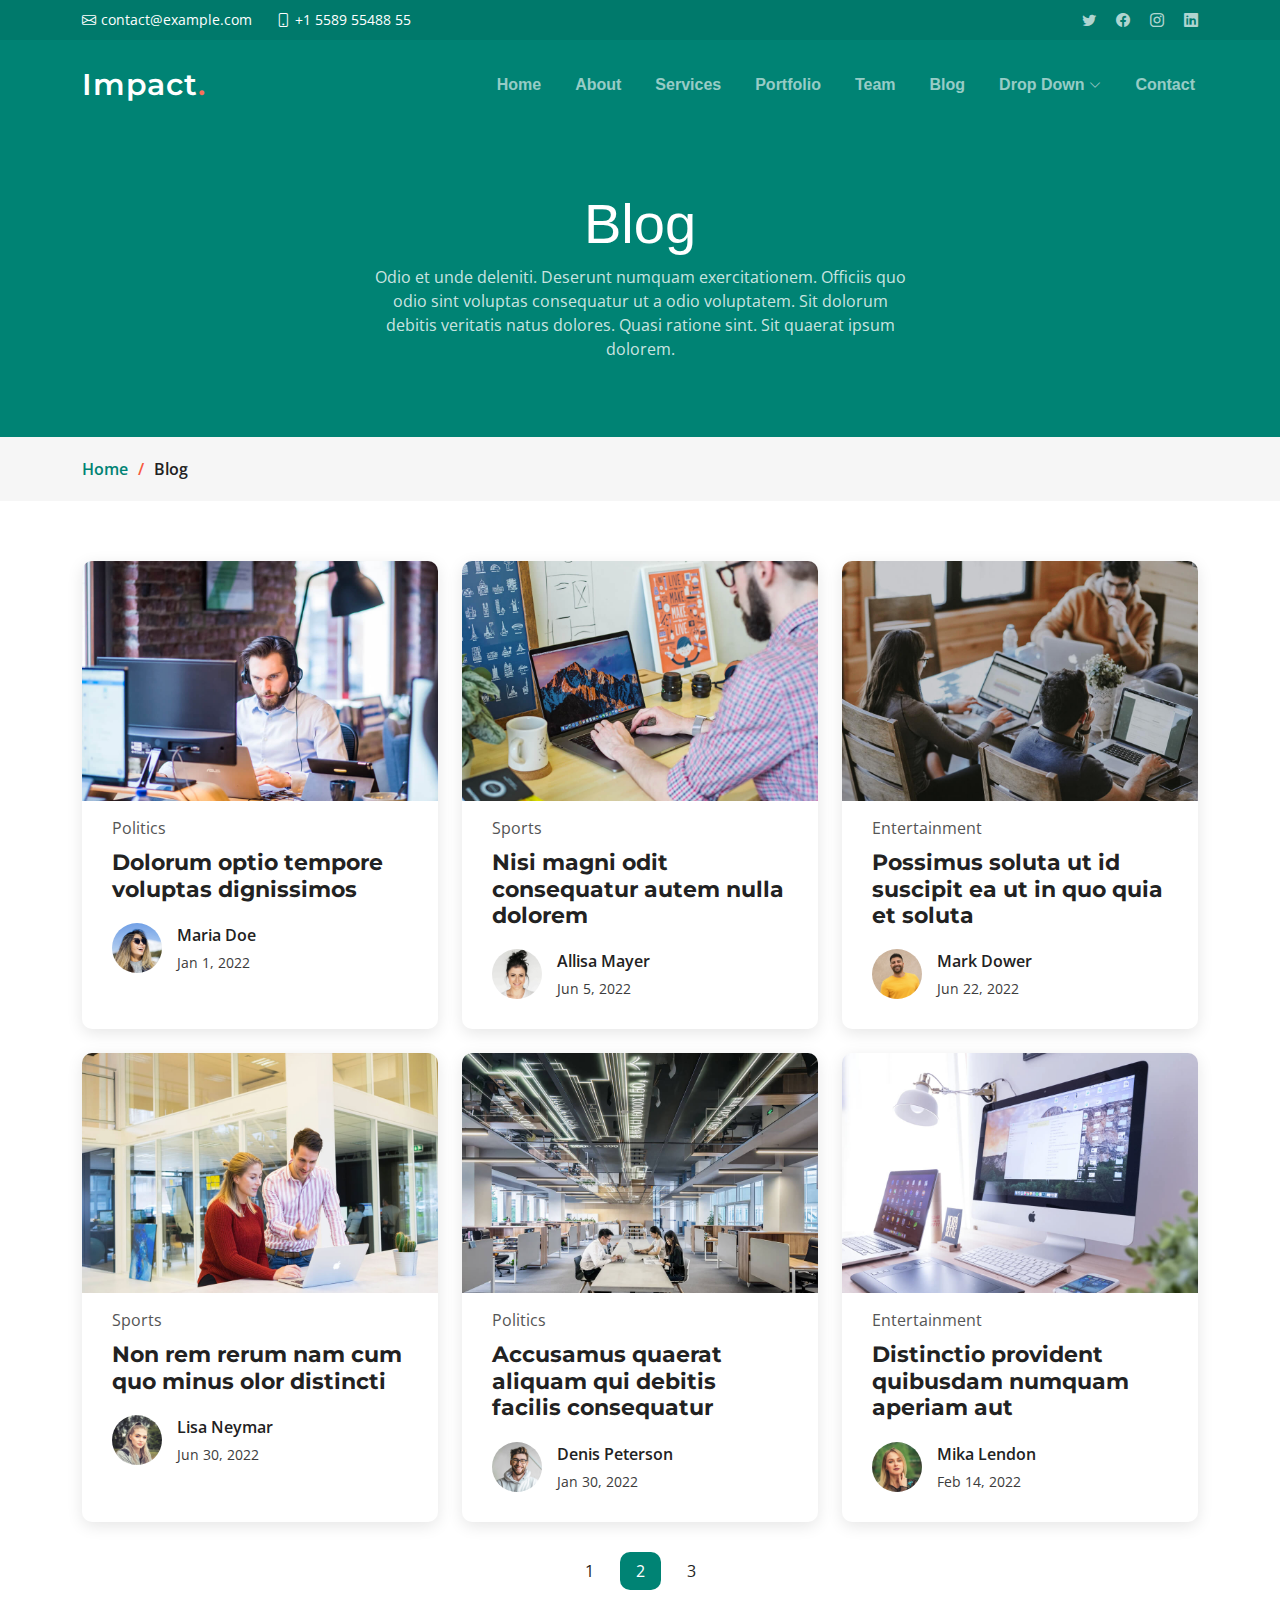
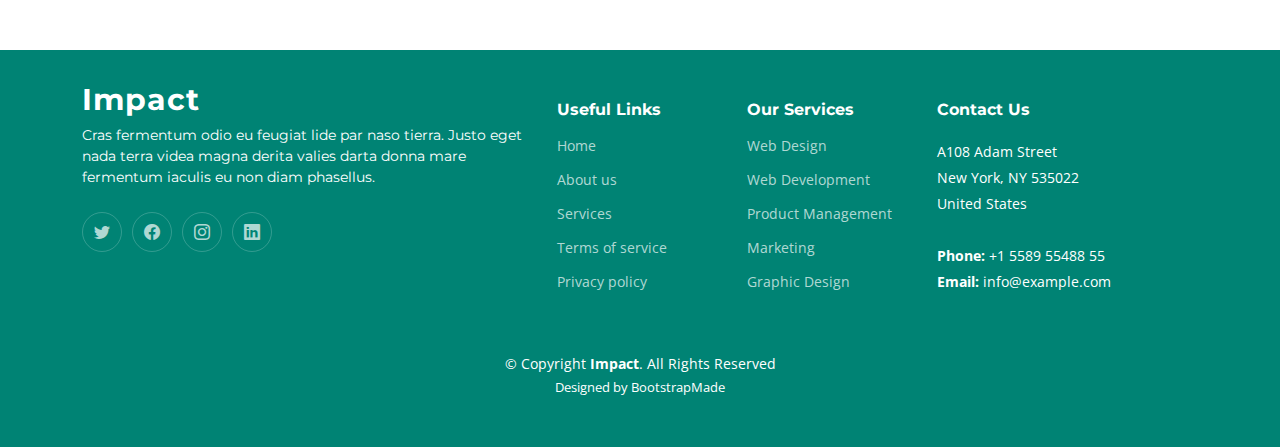
<file: Impact/blog.html>
<!DOCTYPE html>
<html lang="en">

<head>
  <meta charset="utf-8">
  <meta content="width=device-width, initial-scale=1.0" name="viewport">

  <title>Impact Bootstrap Template - Blog</title>
  <meta content="" name="description">
  <meta content="" name="keywords">

  <!-- Favicons -->
  <link href="assets/img/favicon.png" rel="icon">
  <link href="assets/img/apple-touch-icon.png" rel="apple-touch-icon">

  <!-- Google Fonts -->
  <link rel="preconnect" href="https://fonts.googleapis.com">
  <link rel="preconnect" href="https://fonts.gstatic.com" crossorigin>
  <link href="https://fonts.googleapis.com/css2?family=Open+Sans:ital,wght@0,300;0,400;0,500;0,600;0,700;1,300;1,400;1,600;1,700&family=Montserrat:ital,wght@0,300;0,400;0,500;0,600;0,700;1,300;1,400;1,500;1,600;1,700&family=Raleway:ital,wght@0,300;0,400;0,500;0,600;0,700;1,300;1,400;1,500;1,600;1,700&display=swap" rel="stylesheet">

  <!-- Vendor CSS Files -->
  <link href="assets/vendor/bootstrap/css/bootstrap.min.css" rel="stylesheet">
  <link href="assets/vendor/bootstrap-icons/bootstrap-icons.css" rel="stylesheet">
  <link href="assets/vendor/aos/aos.css" rel="stylesheet">
  <link href="assets/vendor/glightbox/css/glightbox.min.css" rel="stylesheet">
  <link href="assets/vendor/swiper/swiper-bundle.min.css" rel="stylesheet">

  <!-- Template Main CSS File -->
  <link href="assets/css/main.css" rel="stylesheet">

  <!-- =======================================================
  * Template Name: Impact
  * Template URL: https://bootstrapmade.com/impact-bootstrap-business-website-template/
  * Updated: Mar 17 2024 with Bootstrap v5.3.3
  * Author: BootstrapMade.com
  * License: https://bootstrapmade.com/license/
  ======================================================== -->
</head>

<body>

  <!-- ======= Header ======= -->
  <section id="topbar" class="topbar d-flex align-items-center">
    <div class="container d-flex justify-content-center justify-content-md-between">
      <div class="contact-info d-flex align-items-center">
        <i class="bi bi-envelope d-flex align-items-center"><a href="mailto:contact@example.com">contact@example.com</a></i>
        <i class="bi bi-phone d-flex align-items-center ms-4"><span>+1 5589 55488 55</span></i>
      </div>
      <div class="social-links d-none d-md-flex align-items-center">
        <a href="#" class="twitter"><i class="bi bi-twitter"></i></a>
        <a href="#" class="facebook"><i class="bi bi-facebook"></i></a>
        <a href="#" class="instagram"><i class="bi bi-instagram"></i></a>
        <a href="#" class="linkedin"><i class="bi bi-linkedin"></i></i></a>
      </div>
    </div>
  </section><!-- End Top Bar -->

  <header id="header" class="header d-flex align-items-center">

    <div class="container-fluid container-xl d-flex align-items-center justify-content-between">
      <a href="index.html" class="logo d-flex align-items-center">
        <!-- Uncomment the line below if you also wish to use an image logo -->
        <!-- <img src="assets/img/logo.png" alt=""> -->
        <h1>Impact<span>.</span></h1>
      </a>
      <nav id="navbar" class="navbar">
        <ul>
          <li><a href="#hero">Home</a></li>
          <li><a href="#about">About</a></li>
          <li><a href="#services">Services</a></li>
          <li><a href="#portfolio">Portfolio</a></li>
          <li><a href="#team">Team</a></li>
          <li><a href="blog.html">Blog</a></li>
          <li class="dropdown"><a href="#"><span>Drop Down</span> <i class="bi bi-chevron-down dropdown-indicator"></i></a>
            <ul>
              <li><a href="#">Drop Down 1</a></li>
              <li class="dropdown"><a href="#"><span>Deep Drop Down</span> <i class="bi bi-chevron-down dropdown-indicator"></i></a>
                <ul>
                  <li><a href="#">Deep Drop Down 1</a></li>
                  <li><a href="#">Deep Drop Down 2</a></li>
                  <li><a href="#">Deep Drop Down 3</a></li>
                  <li><a href="#">Deep Drop Down 4</a></li>
                  <li><a href="#">Deep Drop Down 5</a></li>
                </ul>
              </li>
              <li><a href="#">Drop Down 2</a></li>
              <li><a href="#">Drop Down 3</a></li>
              <li><a href="#">Drop Down 4</a></li>
            </ul>
          </li>
          <li><a href="#contact">Contact</a></li>
        </ul>
      </nav><!-- .navbar -->

      <i class="mobile-nav-toggle mobile-nav-show bi bi-list"></i>
      <i class="mobile-nav-toggle mobile-nav-hide d-none bi bi-x"></i>

    </div>
  </header><!-- End Header -->
  <!-- End Header -->

  <main id="main">

    <!-- ======= Breadcrumbs ======= -->
    <div class="breadcrumbs">
      <div class="page-header d-flex align-items-center" style="background-image: url('');">
        <div class="container position-relative">
          <div class="row d-flex justify-content-center">
            <div class="col-lg-6 text-center">
              <h2>Blog</h2>
              <p>Odio et unde deleniti. Deserunt numquam exercitationem. Officiis quo odio sint voluptas consequatur ut a odio voluptatem. Sit dolorum debitis veritatis natus dolores. Quasi ratione sint. Sit quaerat ipsum dolorem.</p>
            </div>
          </div>
        </div>
      </div>
      <nav>
        <div class="container">
          <ol>
            <li><a href="index.html">Home</a></li>
            <li>Blog</li>
          </ol>
        </div>
      </nav>
    </div><!-- End Breadcrumbs -->

    <!-- ======= Blog Section ======= -->
    <section id="blog" class="blog">
      <div class="container" data-aos="fade-up">

        <div class="row gy-4 posts-list">

          <div class="col-xl-4 col-md-6">
            <article>

              <div class="post-img">
                <img src="assets/img/blog/blog-1.jpg" alt="" class="img-fluid">
              </div>

              <p class="post-category">Politics</p>

              <h2 class="title">
                <a href="blog-details.html">Dolorum optio tempore voluptas dignissimos</a>
              </h2>

              <div class="d-flex align-items-center">
                <img src="assets/img/blog/blog-author.jpg" alt="" class="img-fluid post-author-img flex-shrink-0">
                <div class="post-meta">
                  <p class="post-author-list">Maria Doe</p>
                  <p class="post-date">
                    <time datetime="2022-01-01">Jan 1, 2022</time>
                  </p>
                </div>
              </div>

            </article>
          </div><!-- End post list item -->

          <div class="col-xl-4 col-md-6">
            <article>

              <div class="post-img">
                <img src="assets/img/blog/blog-2.jpg" alt="" class="img-fluid">
              </div>

              <p class="post-category">Sports</p>

              <h2 class="title">
                <a href="blog-details.html">Nisi magni odit consequatur autem nulla dolorem</a>
              </h2>

              <div class="d-flex align-items-center">
                <img src="assets/img/blog/blog-author-2.jpg" alt="" class="img-fluid post-author-img flex-shrink-0">
                <div class="post-meta">
                  <p class="post-author-list">Allisa Mayer</p>
                  <p class="post-date">
                    <time datetime="2022-01-01">Jun 5, 2022</time>
                  </p>
                </div>
              </div>

            </article>
          </div><!-- End post list item -->

          <div class="col-xl-4 col-md-6">
            <article>

              <div class="post-img">
                <img src="assets/img/blog/blog-3.jpg" alt="" class="img-fluid">
              </div>

              <p class="post-category">Entertainment</p>

              <h2 class="title">
                <a href="blog-details.html">Possimus soluta ut id suscipit ea ut in quo quia et soluta</a>
              </h2>

              <div class="d-flex align-items-center">
                <img src="assets/img/blog/blog-author-3.jpg" alt="" class="img-fluid post-author-img flex-shrink-0">
                <div class="post-meta">
                  <p class="post-author-list">Mark Dower</p>
                  <p class="post-date">
                    <time datetime="2022-01-01">Jun 22, 2022</time>
                  </p>
                </div>
              </div>

            </article>
          </div><!-- End post list item -->

          <div class="col-xl-4 col-md-6">
            <article>

              <div class="post-img">
                <img src="assets/img/blog/blog-4.jpg" alt="" class="img-fluid">
              </div>

              <p class="post-category">Sports</p>

              <h2 class="title">
                <a href="blog-details.html">Non rem rerum nam cum quo minus olor distincti</a>
              </h2>

              <div class="d-flex align-items-center">
                <img src="assets/img/blog/blog-author-4.jpg" alt="" class="img-fluid post-author-img flex-shrink-0">
                <div class="post-meta">
                  <p class="post-author-list">Lisa Neymar</p>
                  <p class="post-date">
                    <time datetime="2022-01-01">Jun 30, 2022</time>
                  </p>
                </div>
              </div>

            </article>
          </div><!-- End post list item -->

          <div class="col-xl-4 col-md-6">
            <article>

              <div class="post-img">
                <img src="assets/img/blog/blog-5.jpg" alt="" class="img-fluid">
              </div>

              <p class="post-category">Politics</p>

              <h2 class="title">
                <a href="blog-details.html">Accusamus quaerat aliquam qui debitis facilis consequatur</a>
              </h2>

              <div class="d-flex align-items-center">
                <img src="assets/img/blog/blog-author-5.jpg" alt="" class="img-fluid post-author-img flex-shrink-0">
                <div class="post-meta">
                  <p class="post-author-list">Denis Peterson</p>
                  <p class="post-date">
                    <time datetime="2022-01-01">Jan 30, 2022</time>
                  </p>
                </div>
              </div>

            </article>
          </div><!-- End post list item -->

          <div class="col-xl-4 col-md-6">
            <article>

              <div class="post-img">
                <img src="assets/img/blog/blog-6.jpg" alt="" class="img-fluid">
              </div>

              <p class="post-category">Entertainment</p>

              <h2 class="title">
                <a href="blog-details.html">Distinctio provident quibusdam numquam aperiam aut</a>
              </h2>

              <div class="d-flex align-items-center">
                <img src="assets/img/blog/blog-author-6.jpg" alt="" class="img-fluid post-author-img flex-shrink-0">
                <div class="post-meta">
                  <p class="post-author-list">Mika Lendon</p>
                  <p class="post-date">
                    <time datetime="2022-01-01">Feb 14, 2022</time>
                  </p>
                </div>
              </div>

            </article>
          </div><!-- End post list item -->

        </div><!-- End blog posts list -->

        <div class="blog-pagination">
          <ul class="justify-content-center">
            <li><a href="#">1</a></li>
            <li class="active"><a href="#">2</a></li>
            <li><a href="#">3</a></li>
          </ul>
        </div><!-- End blog pagination -->

      </div>
    </section><!-- End Blog Section -->

  </main><!-- End #main -->

  <!-- ======= Footer ======= -->
  <footer id="footer" class="footer">

    <div class="container">
      <div class="row gy-4">
        <div class="col-lg-5 col-md-12 footer-info">
          <a href="index.html" class="logo d-flex align-items-center">
            <span>Impact</span>
          </a>
          <p>Cras fermentum odio eu feugiat lide par naso tierra. Justo eget nada terra videa magna derita valies darta donna mare fermentum iaculis eu non diam phasellus.</p>
          <div class="social-links d-flex mt-4">
            <a href="#" class="twitter"><i class="bi bi-twitter"></i></a>
            <a href="#" class="facebook"><i class="bi bi-facebook"></i></a>
            <a href="#" class="instagram"><i class="bi bi-instagram"></i></a>
            <a href="#" class="linkedin"><i class="bi bi-linkedin"></i></a>
          </div>
        </div>

        <div class="col-lg-2 col-6 footer-links">
          <h4>Useful Links</h4>
          <ul>
            <li><a href="#">Home</a></li>
            <li><a href="#">About us</a></li>
            <li><a href="#">Services</a></li>
            <li><a href="#">Terms of service</a></li>
            <li><a href="#">Privacy policy</a></li>
          </ul>
        </div>

        <div class="col-lg-2 col-6 footer-links">
          <h4>Our Services</h4>
          <ul>
            <li><a href="#">Web Design</a></li>
            <li><a href="#">Web Development</a></li>
            <li><a href="#">Product Management</a></li>
            <li><a href="#">Marketing</a></li>
            <li><a href="#">Graphic Design</a></li>
          </ul>
        </div>

        <div class="col-lg-3 col-md-12 footer-contact text-center text-md-start">
          <h4>Contact Us</h4>
          <p>
            A108 Adam Street <br>
            New York, NY 535022<br>
            United States <br><br>
            <strong>Phone:</strong> +1 5589 55488 55<br>
            <strong>Email:</strong> info@example.com<br>
          </p>

        </div>

      </div>
    </div>

    <div class="container mt-4">
      <div class="copyright">
        &copy; Copyright <strong><span>Impact</span></strong>. All Rights Reserved
      </div>
      <div class="credits">
        <!-- All the links in the footer should remain intact. -->
        <!-- You can delete the links only if you purchased the pro version. -->
        <!-- Licensing information: https://bootstrapmade.com/license/ -->
        <!-- Purchase the pro version with working PHP/AJAX contact form: https://bootstrapmade.com/impact-bootstrap-business-website-template/ -->
        Designed by <a href="https://bootstrapmade.com/">BootstrapMade</a>
      </div>
    </div>

  </footer><!-- End Footer -->
  <!-- End Footer -->

  <a href="#" class="scroll-top d-flex align-items-center justify-content-center"><i class="bi bi-arrow-up-short"></i></a>

  <div id="preloader"></div>

  <!-- Vendor JS Files -->
  <script src="assets/vendor/bootstrap/js/bootstrap.bundle.min.js"></script>
  <script src="assets/vendor/aos/aos.js"></script>
  <script src="assets/vendor/glightbox/js/glightbox.min.js"></script>
  <script src="assets/vendor/purecounter/purecounter_vanilla.js"></script>
  <script src="assets/vendor/swiper/swiper-bundle.min.js"></script>
  <script src="assets/vendor/isotope-layout/isotope.pkgd.min.js"></script>
  <script src="assets/vendor/php-email-form/validate.js"></script>

  <!-- Template Main JS File -->
  <script src="assets/js/main.js"></script>

</body>

</html>
</file>
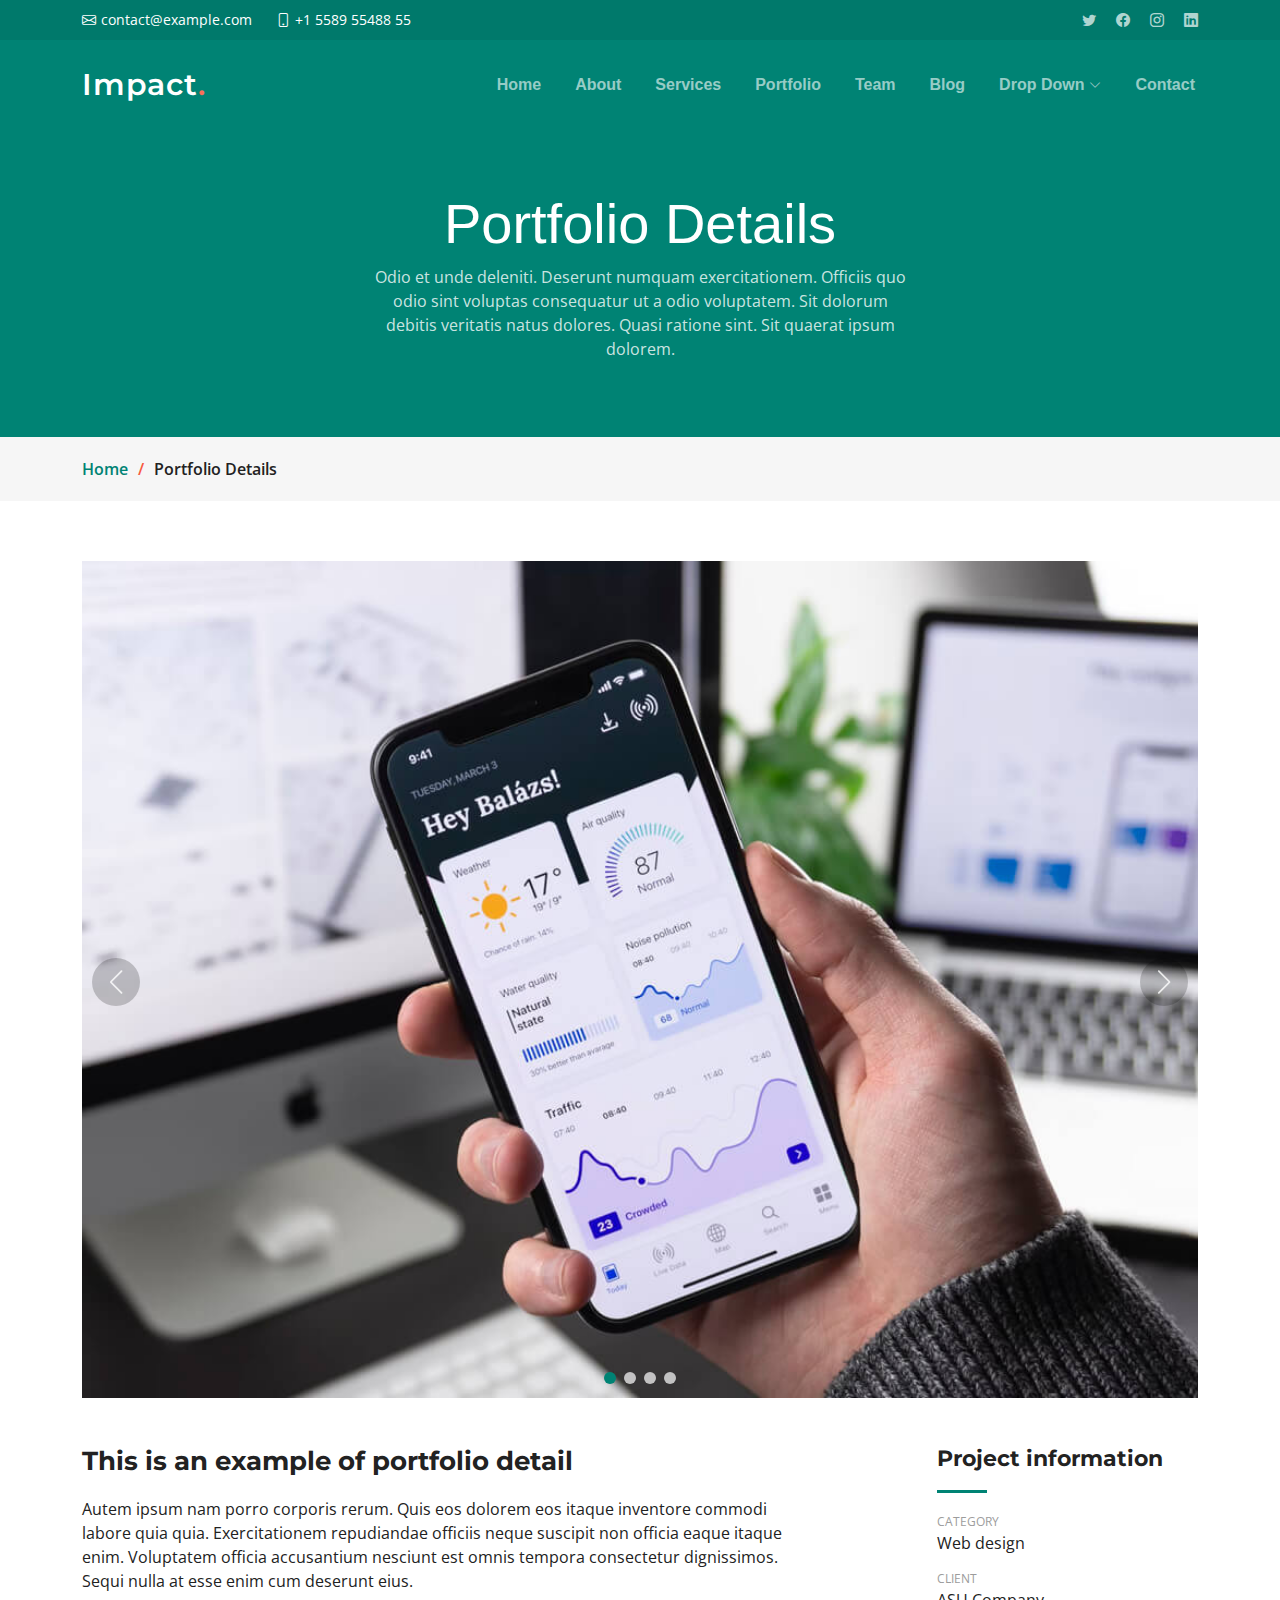
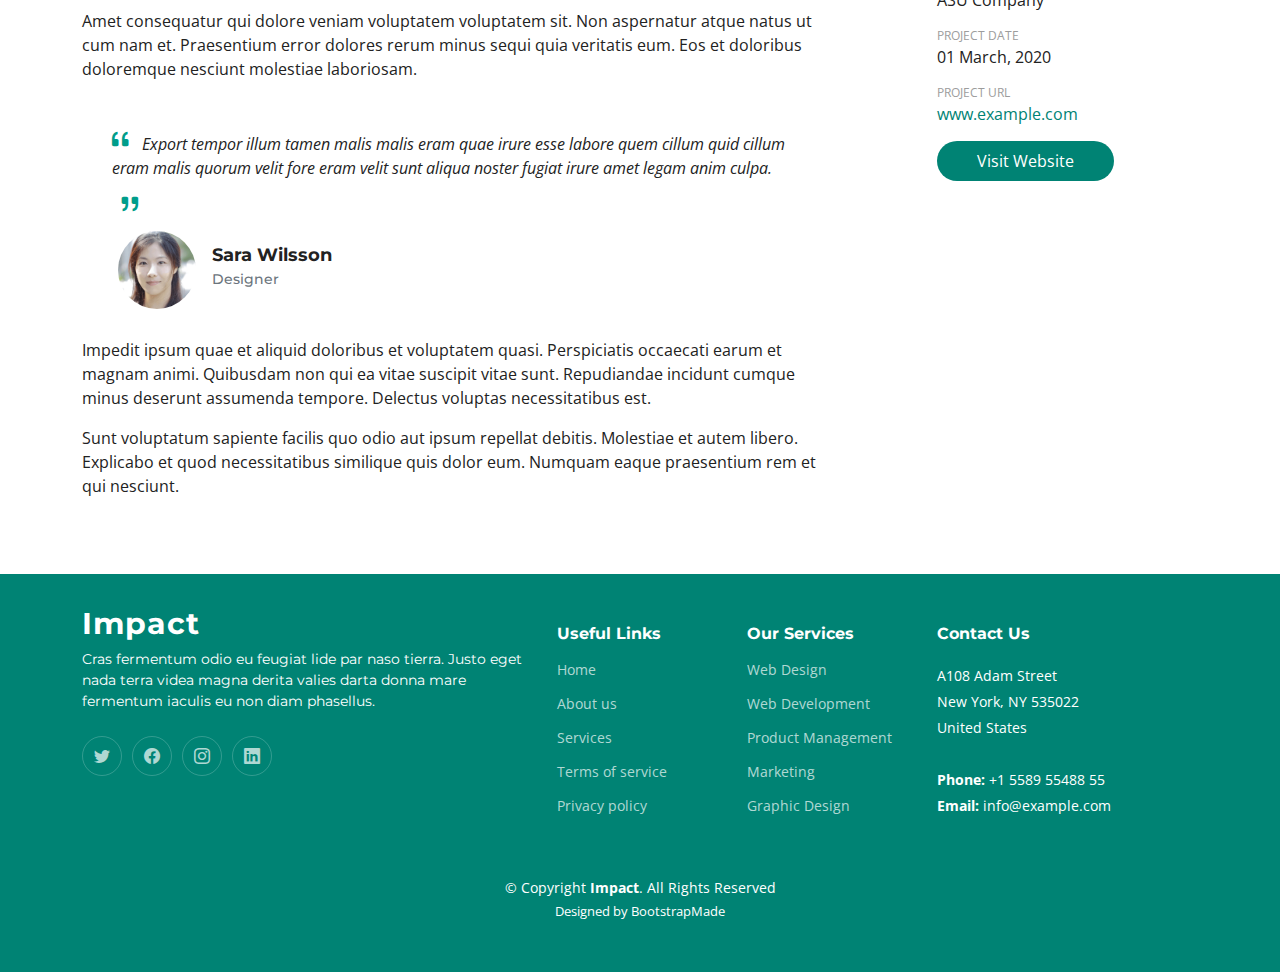
<file: Impact/portfolio-details.html>
<!DOCTYPE html>
<html lang="en">

<head>
  <meta charset="utf-8">
  <meta content="width=device-width, initial-scale=1.0" name="viewport">

  <title>Impact Bootstrap Template - Portfolio Details</title>
  <meta content="" name="description">
  <meta content="" name="keywords">

  <!-- Favicons -->
  <link href="assets/img/favicon.png" rel="icon">
  <link href="assets/img/apple-touch-icon.png" rel="apple-touch-icon">

  <!-- Google Fonts -->
  <link rel="preconnect" href="https://fonts.googleapis.com">
  <link rel="preconnect" href="https://fonts.gstatic.com" crossorigin>
  <link href="https://fonts.googleapis.com/css2?family=Open+Sans:ital,wght@0,300;0,400;0,500;0,600;0,700;1,300;1,400;1,600;1,700&family=Montserrat:ital,wght@0,300;0,400;0,500;0,600;0,700;1,300;1,400;1,500;1,600;1,700&family=Raleway:ital,wght@0,300;0,400;0,500;0,600;0,700;1,300;1,400;1,500;1,600;1,700&display=swap" rel="stylesheet">

  <!-- Vendor CSS Files -->
  <link href="assets/vendor/bootstrap/css/bootstrap.min.css" rel="stylesheet">
  <link href="assets/vendor/bootstrap-icons/bootstrap-icons.css" rel="stylesheet">
  <link href="assets/vendor/aos/aos.css" rel="stylesheet">
  <link href="assets/vendor/glightbox/css/glightbox.min.css" rel="stylesheet">
  <link href="assets/vendor/swiper/swiper-bundle.min.css" rel="stylesheet">

  <!-- Template Main CSS File -->
  <link href="assets/css/main.css" rel="stylesheet">

  <!-- =======================================================
  * Template Name: Impact
  * Template URL: https://bootstrapmade.com/impact-bootstrap-business-website-template/
  * Updated: Mar 17 2024 with Bootstrap v5.3.3
  * Author: BootstrapMade.com
  * License: https://bootstrapmade.com/license/
  ======================================================== -->
</head>

<body>

  <!-- ======= Header ======= -->
  <section id="topbar" class="topbar d-flex align-items-center">
    <div class="container d-flex justify-content-center justify-content-md-between">
      <div class="contact-info d-flex align-items-center">
        <i class="bi bi-envelope d-flex align-items-center"><a href="mailto:contact@example.com">contact@example.com</a></i>
        <i class="bi bi-phone d-flex align-items-center ms-4"><span>+1 5589 55488 55</span></i>
      </div>
      <div class="social-links d-none d-md-flex align-items-center">
        <a href="#" class="twitter"><i class="bi bi-twitter"></i></a>
        <a href="#" class="facebook"><i class="bi bi-facebook"></i></a>
        <a href="#" class="instagram"><i class="bi bi-instagram"></i></a>
        <a href="#" class="linkedin"><i class="bi bi-linkedin"></i></i></a>
      </div>
    </div>
  </section><!-- End Top Bar -->

  <header id="header" class="header d-flex align-items-center">

    <div class="container-fluid container-xl d-flex align-items-center justify-content-between">
      <a href="index.html" class="logo d-flex align-items-center">
        <!-- Uncomment the line below if you also wish to use an image logo -->
        <!-- <img src="assets/img/logo.png" alt=""> -->
        <h1>Impact<span>.</span></h1>
      </a>
      <nav id="navbar" class="navbar">
        <ul>
          <li><a href="#hero">Home</a></li>
          <li><a href="#about">About</a></li>
          <li><a href="#services">Services</a></li>
          <li><a href="#portfolio">Portfolio</a></li>
          <li><a href="#team">Team</a></li>
          <li><a href="blog.html">Blog</a></li>
          <li class="dropdown"><a href="#"><span>Drop Down</span> <i class="bi bi-chevron-down dropdown-indicator"></i></a>
            <ul>
              <li><a href="#">Drop Down 1</a></li>
              <li class="dropdown"><a href="#"><span>Deep Drop Down</span> <i class="bi bi-chevron-down dropdown-indicator"></i></a>
                <ul>
                  <li><a href="#">Deep Drop Down 1</a></li>
                  <li><a href="#">Deep Drop Down 2</a></li>
                  <li><a href="#">Deep Drop Down 3</a></li>
                  <li><a href="#">Deep Drop Down 4</a></li>
                  <li><a href="#">Deep Drop Down 5</a></li>
                </ul>
              </li>
              <li><a href="#">Drop Down 2</a></li>
              <li><a href="#">Drop Down 3</a></li>
              <li><a href="#">Drop Down 4</a></li>
            </ul>
          </li>
          <li><a href="#contact">Contact</a></li>
        </ul>
      </nav><!-- .navbar -->

      <i class="mobile-nav-toggle mobile-nav-show bi bi-list"></i>
      <i class="mobile-nav-toggle mobile-nav-hide d-none bi bi-x"></i>

    </div>
  </header><!-- End Header -->
  <!-- End Header -->

  <main id="main">

    <!-- ======= Breadcrumbs ======= -->
    <div class="breadcrumbs">
      <div class="page-header d-flex align-items-center" style="background-image: url('');">
        <div class="container position-relative">
          <div class="row d-flex justify-content-center">
            <div class="col-lg-6 text-center">
              <h2>Portfolio Details</h2>
              <p>Odio et unde deleniti. Deserunt numquam exercitationem. Officiis quo odio sint voluptas consequatur ut a odio voluptatem. Sit dolorum debitis veritatis natus dolores. Quasi ratione sint. Sit quaerat ipsum dolorem.</p>
            </div>
          </div>
        </div>
      </div>
      <nav>
        <div class="container">
          <ol>
            <li><a href="index.html">Home</a></li>
            <li>Portfolio Details</li>
          </ol>
        </div>
      </nav>
    </div><!-- End Breadcrumbs -->

    <!-- ======= Portfolio Details Section ======= -->
    <section id="portfolio-details" class="portfolio-details">
      <div class="container" data-aos="fade-up">

        <div class="position-relative h-100">
          <div class="slides-1 portfolio-details-slider swiper">
            <div class="swiper-wrapper align-items-center">

              <div class="swiper-slide">
                <img src="assets/img/portfolio/app-1.jpg" alt="">
              </div>

              <div class="swiper-slide">
                <img src="assets/img/portfolio/product-1.jpg" alt="">
              </div>

              <div class="swiper-slide">
                <img src="assets/img/portfolio/branding-1.jpg" alt="">
              </div>

              <div class="swiper-slide">
                <img src="assets/img/portfolio/books-1.jpg" alt="">
              </div>

            </div>
            <div class="swiper-pagination"></div>
          </div>
          <div class="swiper-button-prev"></div>
          <div class="swiper-button-next"></div>

        </div>

        <div class="row justify-content-between gy-4 mt-4">

          <div class="col-lg-8">
            <div class="portfolio-description">
              <h2>This is an example of portfolio detail</h2>
              <p>
                Autem ipsum nam porro corporis rerum. Quis eos dolorem eos itaque inventore commodi labore quia quia. Exercitationem repudiandae officiis neque suscipit non officia eaque itaque enim. Voluptatem officia accusantium nesciunt est omnis tempora consectetur dignissimos. Sequi nulla at esse enim cum deserunt eius.
              </p>
              <p>
                Amet consequatur qui dolore veniam voluptatem voluptatem sit. Non aspernatur atque natus ut cum nam et. Praesentium error dolores rerum minus sequi quia veritatis eum. Eos et doloribus doloremque nesciunt molestiae laboriosam.
              </p>

              <div class="testimonial-item">
                <p>
                  <i class="bi bi-quote quote-icon-left"></i>
                  Export tempor illum tamen malis malis eram quae irure esse labore quem cillum quid cillum eram malis quorum velit fore eram velit sunt aliqua noster fugiat irure amet legam anim culpa.
                  <i class="bi bi-quote quote-icon-right"></i>
                </p>
                <div>
                  <img src="assets/img/testimonials/testimonials-2.jpg" class="testimonial-img" alt="">
                  <h3>Sara Wilsson</h3>
                  <h4>Designer</h4>
                </div>
              </div>

              <p>
                Impedit ipsum quae et aliquid doloribus et voluptatem quasi. Perspiciatis occaecati earum et magnam animi. Quibusdam non qui ea vitae suscipit vitae sunt. Repudiandae incidunt cumque minus deserunt assumenda tempore. Delectus voluptas necessitatibus est.

              <p>
                Sunt voluptatum sapiente facilis quo odio aut ipsum repellat debitis. Molestiae et autem libero. Explicabo et quod necessitatibus similique quis dolor eum. Numquam eaque praesentium rem et qui nesciunt.
              </p>

            </div>
          </div>

          <div class="col-lg-3">
            <div class="portfolio-info">
              <h3>Project information</h3>
              <ul>
                <li><strong>Category</strong> <span>Web design</span></li>
                <li><strong>Client</strong> <span>ASU Company</span></li>
                <li><strong>Project date</strong> <span>01 March, 2020</span></li>
                <li><strong>Project URL</strong> <a href="#">www.example.com</a></li>
                <li><a href="#" class="btn-visit align-self-start">Visit Website</a></li>
              </ul>
            </div>
          </div>

        </div>

      </div>
    </section><!-- End Portfolio Details Section -->

  </main><!-- End #main -->

  <!-- ======= Footer ======= -->
  <footer id="footer" class="footer">

    <div class="container">
      <div class="row gy-4">
        <div class="col-lg-5 col-md-12 footer-info">
          <a href="index.html" class="logo d-flex align-items-center">
            <span>Impact</span>
          </a>
          <p>Cras fermentum odio eu feugiat lide par naso tierra. Justo eget nada terra videa magna derita valies darta donna mare fermentum iaculis eu non diam phasellus.</p>
          <div class="social-links d-flex mt-4">
            <a href="#" class="twitter"><i class="bi bi-twitter"></i></a>
            <a href="#" class="facebook"><i class="bi bi-facebook"></i></a>
            <a href="#" class="instagram"><i class="bi bi-instagram"></i></a>
            <a href="#" class="linkedin"><i class="bi bi-linkedin"></i></a>
          </div>
        </div>

        <div class="col-lg-2 col-6 footer-links">
          <h4>Useful Links</h4>
          <ul>
            <li><a href="#">Home</a></li>
            <li><a href="#">About us</a></li>
            <li><a href="#">Services</a></li>
            <li><a href="#">Terms of service</a></li>
            <li><a href="#">Privacy policy</a></li>
          </ul>
        </div>

        <div class="col-lg-2 col-6 footer-links">
          <h4>Our Services</h4>
          <ul>
            <li><a href="#">Web Design</a></li>
            <li><a href="#">Web Development</a></li>
            <li><a href="#">Product Management</a></li>
            <li><a href="#">Marketing</a></li>
            <li><a href="#">Graphic Design</a></li>
          </ul>
        </div>

        <div class="col-lg-3 col-md-12 footer-contact text-center text-md-start">
          <h4>Contact Us</h4>
          <p>
            A108 Adam Street <br>
            New York, NY 535022<br>
            United States <br><br>
            <strong>Phone:</strong> +1 5589 55488 55<br>
            <strong>Email:</strong> info@example.com<br>
          </p>

        </div>

      </div>
    </div>

    <div class="container mt-4">
      <div class="copyright">
        &copy; Copyright <strong><span>Impact</span></strong>. All Rights Reserved
      </div>
      <div class="credits">
        <!-- All the links in the footer should remain intact. -->
        <!-- You can delete the links only if you purchased the pro version. -->
        <!-- Licensing information: https://bootstrapmade.com/license/ -->
        <!-- Purchase the pro version with working PHP/AJAX contact form: https://bootstrapmade.com/impact-bootstrap-business-website-template/ -->
        Designed by <a href="https://bootstrapmade.com/">BootstrapMade</a>
      </div>
    </div>

  </footer><!-- End Footer -->
  <!-- End Footer -->

  <a href="#" class="scroll-top d-flex align-items-center justify-content-center"><i class="bi bi-arrow-up-short"></i></a>

  <div id="preloader"></div>

  <!-- Vendor JS Files -->
  <script src="assets/vendor/bootstrap/js/bootstrap.bundle.min.js"></script>
  <script src="assets/vendor/aos/aos.js"></script>
  <script src="assets/vendor/glightbox/js/glightbox.min.js"></script>
  <script src="assets/vendor/purecounter/purecounter_vanilla.js"></script>
  <script src="assets/vendor/swiper/swiper-bundle.min.js"></script>
  <script src="assets/vendor/isotope-layout/isotope.pkgd.min.js"></script>
  <script src="assets/vendor/php-email-form/validate.js"></script>

  <!-- Template Main JS File -->
  <script src="assets/js/main.js"></script>

</body>

</html>
</file>
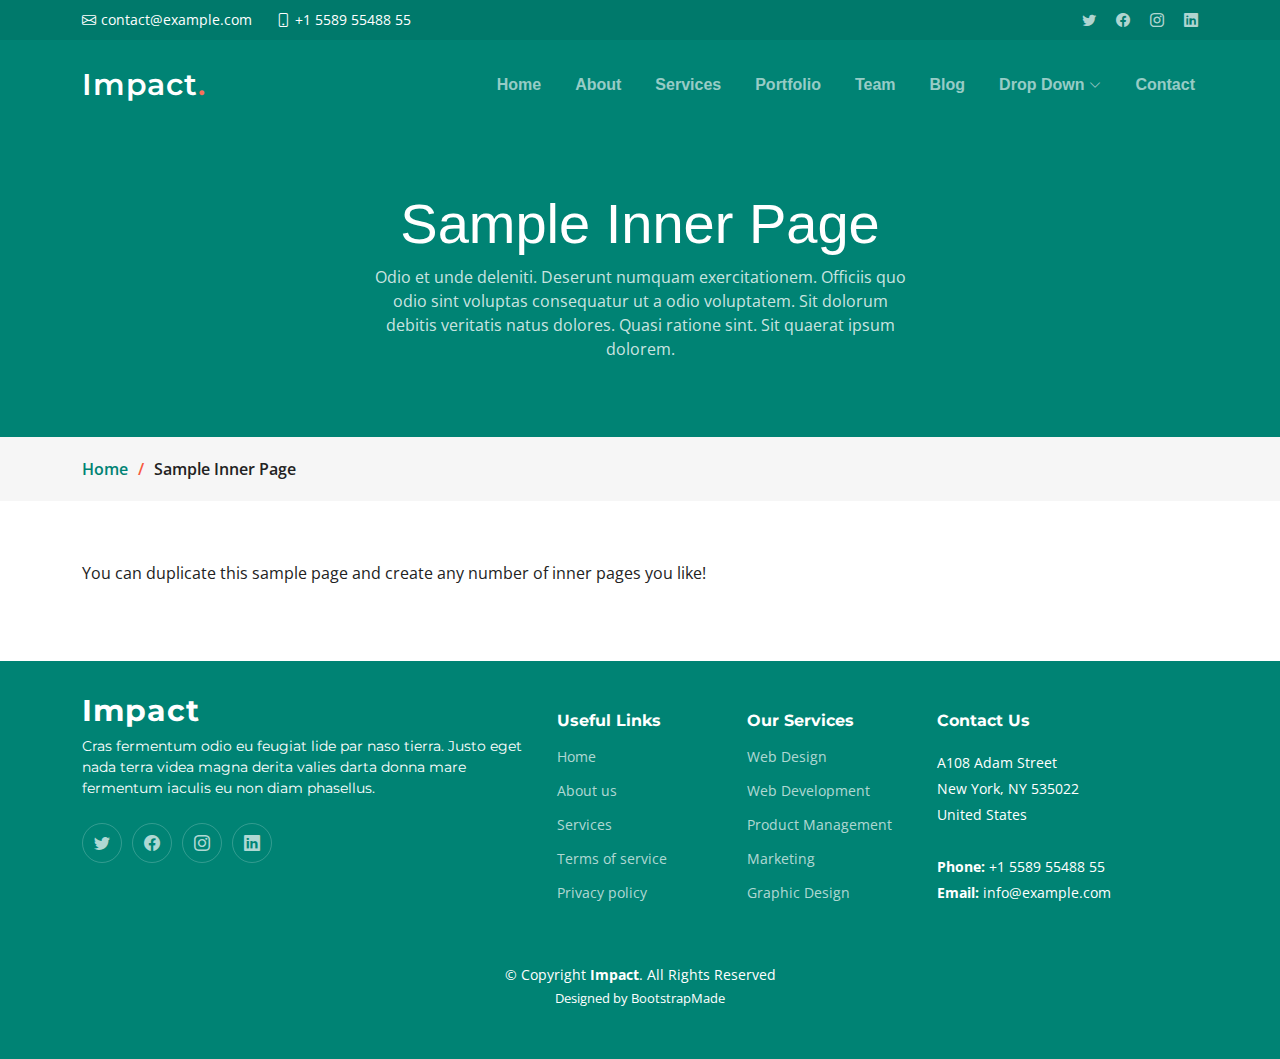
<file: Impact/sample-inner-page.html>
<!DOCTYPE html>
<html lang="en">

<head>
  <meta charset="utf-8">
  <meta content="width=device-width, initial-scale=1.0" name="viewport">

  <title>[Template] Sample Inner Page</title>
  <meta content="" name="description">
  <meta content="" name="keywords">

  <!-- Favicons -->
  <link href="assets/img/favicon.png" rel="icon">
  <link href="assets/img/apple-touch-icon.png" rel="apple-touch-icon">

  <!-- Google Fonts -->
  <link rel="preconnect" href="https://fonts.googleapis.com">
  <link rel="preconnect" href="https://fonts.gstatic.com" crossorigin>
  <link href="https://fonts.googleapis.com/css2?family=Open+Sans:ital,wght@0,300;0,400;0,500;0,600;0,700;1,300;1,400;1,600;1,700&family=Montserrat:ital,wght@0,300;0,400;0,500;0,600;0,700;1,300;1,400;1,500;1,600;1,700&family=Raleway:ital,wght@0,300;0,400;0,500;0,600;0,700;1,300;1,400;1,500;1,600;1,700&display=swap" rel="stylesheet">

  <!-- Vendor CSS Files -->
  <link href="assets/vendor/bootstrap/css/bootstrap.min.css" rel="stylesheet">
  <link href="assets/vendor/bootstrap-icons/bootstrap-icons.css" rel="stylesheet">
  <link href="assets/vendor/aos/aos.css" rel="stylesheet">
  <link href="assets/vendor/glightbox/css/glightbox.min.css" rel="stylesheet">
  <link href="assets/vendor/swiper/swiper-bundle.min.css" rel="stylesheet">

  <!-- Template Main CSS File -->
  <link href="assets/css/main.css" rel="stylesheet">

  <!-- =======================================================
  * Template Name: Impact
  * Template URL: https://bootstrapmade.com/impact-bootstrap-business-website-template/
  * Updated: Mar 17 2024 with Bootstrap v5.3.3
  * Author: BootstrapMade.com
  * License: https://bootstrapmade.com/license/
  ======================================================== -->
</head>

<body>

  <!-- ======= Header ======= -->
  <section id="topbar" class="topbar d-flex align-items-center">
    <div class="container d-flex justify-content-center justify-content-md-between">
      <div class="contact-info d-flex align-items-center">
        <i class="bi bi-envelope d-flex align-items-center"><a href="mailto:contact@example.com">contact@example.com</a></i>
        <i class="bi bi-phone d-flex align-items-center ms-4"><span>+1 5589 55488 55</span></i>
      </div>
      <div class="social-links d-none d-md-flex align-items-center">
        <a href="#" class="twitter"><i class="bi bi-twitter"></i></a>
        <a href="#" class="facebook"><i class="bi bi-facebook"></i></a>
        <a href="#" class="instagram"><i class="bi bi-instagram"></i></a>
        <a href="#" class="linkedin"><i class="bi bi-linkedin"></i></i></a>
      </div>
    </div>
  </section><!-- End Top Bar -->

  <header id="header" class="header d-flex align-items-center">

    <div class="container-fluid container-xl d-flex align-items-center justify-content-between">
      <a href="index.html" class="logo d-flex align-items-center">
        <!-- Uncomment the line below if you also wish to use an image logo -->
        <!-- <img src="assets/img/logo.png" alt=""> -->
        <h1>Impact<span>.</span></h1>
      </a>
      <nav id="navbar" class="navbar">
        <ul>
          <li><a href="#hero">Home</a></li>
          <li><a href="#about">About</a></li>
          <li><a href="#services">Services</a></li>
          <li><a href="#portfolio">Portfolio</a></li>
          <li><a href="#team">Team</a></li>
          <li><a href="blog.html">Blog</a></li>
          <li class="dropdown"><a href="#"><span>Drop Down</span> <i class="bi bi-chevron-down dropdown-indicator"></i></a>
            <ul>
              <li><a href="#">Drop Down 1</a></li>
              <li class="dropdown"><a href="#"><span>Deep Drop Down</span> <i class="bi bi-chevron-down dropdown-indicator"></i></a>
                <ul>
                  <li><a href="#">Deep Drop Down 1</a></li>
                  <li><a href="#">Deep Drop Down 2</a></li>
                  <li><a href="#">Deep Drop Down 3</a></li>
                  <li><a href="#">Deep Drop Down 4</a></li>
                  <li><a href="#">Deep Drop Down 5</a></li>
                </ul>
              </li>
              <li><a href="#">Drop Down 2</a></li>
              <li><a href="#">Drop Down 3</a></li>
              <li><a href="#">Drop Down 4</a></li>
            </ul>
          </li>
          <li><a href="#contact">Contact</a></li>
        </ul>
      </nav><!-- .navbar -->

      <i class="mobile-nav-toggle mobile-nav-show bi bi-list"></i>
      <i class="mobile-nav-toggle mobile-nav-hide d-none bi bi-x"></i>

    </div>
  </header><!-- End Header -->
  <!-- End Header -->

  <main id="main">

    <!-- ======= Breadcrumbs ======= -->
    <div class="breadcrumbs">
      <div class="page-header d-flex align-items-center" style="background-image: url('');">
        <div class="container position-relative">
          <div class="row d-flex justify-content-center">
            <div class="col-lg-6 text-center">
              <h2>Sample Inner Page</h2>
              <p>Odio et unde deleniti. Deserunt numquam exercitationem. Officiis quo odio sint voluptas consequatur ut a odio voluptatem. Sit dolorum debitis veritatis natus dolores. Quasi ratione sint. Sit quaerat ipsum dolorem.</p>
            </div>
          </div>
        </div>
      </div>
      <nav>
        <div class="container">
          <ol>
            <li><a href="index.html">Home</a></li>
            <li>Sample Inner Page</li>
          </ol>
        </div>
      </nav>
    </div><!-- End Breadcrumbs -->

    <section class="sample-page">
      <div class="container" data-aos="fade-up">

        <p>
          You can duplicate this sample page and create any number of inner pages you like!
        </p>

      </div>
    </section>

  </main><!-- End #main -->

  <!-- ======= Footer ======= -->
  <footer id="footer" class="footer">

    <div class="container">
      <div class="row gy-4">
        <div class="col-lg-5 col-md-12 footer-info">
          <a href="index.html" class="logo d-flex align-items-center">
            <span>Impact</span>
          </a>
          <p>Cras fermentum odio eu feugiat lide par naso tierra. Justo eget nada terra videa magna derita valies darta donna mare fermentum iaculis eu non diam phasellus.</p>
          <div class="social-links d-flex mt-4">
            <a href="#" class="twitter"><i class="bi bi-twitter"></i></a>
            <a href="#" class="facebook"><i class="bi bi-facebook"></i></a>
            <a href="#" class="instagram"><i class="bi bi-instagram"></i></a>
            <a href="#" class="linkedin"><i class="bi bi-linkedin"></i></a>
          </div>
        </div>

        <div class="col-lg-2 col-6 footer-links">
          <h4>Useful Links</h4>
          <ul>
            <li><a href="#">Home</a></li>
            <li><a href="#">About us</a></li>
            <li><a href="#">Services</a></li>
            <li><a href="#">Terms of service</a></li>
            <li><a href="#">Privacy policy</a></li>
          </ul>
        </div>

        <div class="col-lg-2 col-6 footer-links">
          <h4>Our Services</h4>
          <ul>
            <li><a href="#">Web Design</a></li>
            <li><a href="#">Web Development</a></li>
            <li><a href="#">Product Management</a></li>
            <li><a href="#">Marketing</a></li>
            <li><a href="#">Graphic Design</a></li>
          </ul>
        </div>

        <div class="col-lg-3 col-md-12 footer-contact text-center text-md-start">
          <h4>Contact Us</h4>
          <p>
            A108 Adam Street <br>
            New York, NY 535022<br>
            United States <br><br>
            <strong>Phone:</strong> +1 5589 55488 55<br>
            <strong>Email:</strong> info@example.com<br>
          </p>

        </div>

      </div>
    </div>

    <div class="container mt-4">
      <div class="copyright">
        &copy; Copyright <strong><span>Impact</span></strong>. All Rights Reserved
      </div>
      <div class="credits">
        <!-- All the links in the footer should remain intact. -->
        <!-- You can delete the links only if you purchased the pro version. -->
        <!-- Licensing information: https://bootstrapmade.com/license/ -->
        <!-- Purchase the pro version with working PHP/AJAX contact form: https://bootstrapmade.com/impact-bootstrap-business-website-template/ -->
        Designed by <a href="https://bootstrapmade.com/">BootstrapMade</a>
      </div>
    </div>

  </footer><!-- End Footer -->
  <!-- End Footer -->

  <a href="#" class="scroll-top d-flex align-items-center justify-content-center"><i class="bi bi-arrow-up-short"></i></a>

  <div id="preloader"></div>

  <!-- Vendor JS Files -->
  <script src="assets/vendor/bootstrap/js/bootstrap.bundle.min.js"></script>
  <script src="assets/vendor/aos/aos.js"></script>
  <script src="assets/vendor/glightbox/js/glightbox.min.js"></script>
  <script src="assets/vendor/purecounter/purecounter_vanilla.js"></script>
  <script src="assets/vendor/swiper/swiper-bundle.min.js"></script>
  <script src="assets/vendor/isotope-layout/isotope.pkgd.min.js"></script>
  <script src="assets/vendor/php-email-form/validate.js"></script>

  <!-- Template Main JS File -->
  <script src="assets/js/main.js"></script>

</body>

</html>
</file>
<file: Impact/assets/css/main.css>
/**
* Template Name: Impact
* Template URL: https://bootstrapmade.com/impact-bootstrap-business-website-template/
* Updated: Mar 17 2024 with Bootstrap v5.3.3
* Author: BootstrapMade.com
* License: https://bootstrapmade.com/license/
*/

/*--------------------------------------------------------------
# Set main reusable colors and fonts using CSS variables
# Learn more about CSS variables at https://developer.mozilla.org/en-US/docs/Web/CSS/Using_CSS_custom_properties
--------------------------------------------------------------*/
/* Fonts */
:root {
  --font-default: "Open Sans", system-ui, -apple-system, "Segoe UI", Roboto, "Helvetica Neue", Arial, "Noto Sans", "Liberation Sans", sans-serif, "Apple Color Emoji", "Segoe UI Emoji", "Segoe UI Symbol", "Noto Color Emoji";
  --font-primary: "Montserrat", sans-serif;
  --font-secondary: "Poppins", sans-serif;
}

/* Colors */
:root {
  --color-default: #222222;
  --color-primary: #008374;
  --color-secondary: #f85a40;
}

/* Smooth scroll behavior */
:root {
  scroll-behavior: smooth;
}

/*--------------------------------------------------------------
# General
--------------------------------------------------------------*/
body {
  font-family: var(--font-default);
  color: var(--color-default);
}

a {
  color: var(--color-primary);
  text-decoration: none;
}

a:hover {
  color: #00b6a1;
  text-decoration: none;
}

h1,
h2,
h3,
h4,
h5,
h6 {
  font-family: var(--font-primary);
}

/*--------------------------------------------------------------
# Sections & Section Header
--------------------------------------------------------------*/
section {
  padding: 60px 0;
  overflow: hidden;
  scroll-margin-top: 70px;
  overflow: clip;
}

.sections-bg {
  background-color: #f6f6f6;
}

.section-header {
  text-align: center;
  padding-bottom: 60px;
}

.section-header h2 {
  font-size: 32px;
  font-weight: 600;
  margin-bottom: 20px;
  padding-bottom: 20px;
  position: relative;
}

.section-header h2:after {
  content: "";
  position: absolute;
  display: block;
  width: 50px;
  height: 3px;
  background: var(--color-primary);
  left: 0;
  right: 0;
  bottom: 0;
  margin: auto;
}

.section-header p {
  margin-bottom: 0;
  color: #6f6f6f;
}

/*--------------------------------------------------------------
# Breadcrumbs
--------------------------------------------------------------*/
.breadcrumbs .page-header {
  padding: 60px 0 60px 0;
  min-height: 20vh;
  position: relative;
  background-color: var(--color-primary);
}

.breadcrumbs .page-header h2 {
  font-size: 56px;
  font-weight: 500;
  color: #fff;
  font-family: var(--font-secondary);
}

.breadcrumbs .page-header p {
  color: rgba(255, 255, 255, 0.8);
}

.breadcrumbs nav {
  background-color: #f6f6f6;
  padding: 20px 0;
}

.breadcrumbs nav ol {
  display: flex;
  flex-wrap: wrap;
  list-style: none;
  margin: 0;
  padding: 0;
  font-size: 16px;
  font-weight: 600;
  color: var(--color-default);
}

.breadcrumbs nav ol a {
  color: var(--color-primary);
  transition: 0.3s;
}

.breadcrumbs nav ol a:hover {
  text-decoration: underline;
}

.breadcrumbs nav ol li+li {
  padding-left: 10px;
}

.breadcrumbs nav ol li+li::before {
  display: inline-block;
  padding-right: 10px;
  color: var(--color-secondary);
  content: "/";
}

/*--------------------------------------------------------------
# Scroll top button
--------------------------------------------------------------*/
.scroll-top {
  position: fixed;
  visibility: hidden;
  opacity: 0;
  right: 15px;
  bottom: -15px;
  z-index: 99999;
  background: var(--color-secondary);
  width: 44px;
  height: 44px;
  border-radius: 50px;
  transition: all 0.4s;
}

.scroll-top i {
  font-size: 24px;
  color: #fff;
  line-height: 0;
}

.scroll-top:hover {
  background: rgba(248, 90, 64, 0.8);
  color: #fff;
}

.scroll-top.active {
  visibility: visible;
  opacity: 1;
  bottom: 15px;
}

/*--------------------------------------------------------------
# Preloader
--------------------------------------------------------------*/
#preloader {
  position: fixed;
  inset: 0;
  z-index: 999999;
  overflow: hidden;
  background: #fff;
  transition: all 0.6s ease-out;
}

#preloader:before {
  content: "";
  position: fixed;
  top: calc(50% - 30px);
  left: calc(50% - 30px);
  border: 6px solid #fff;
  border-color: var(--color-primary) transparent var(--color-primary) transparent;
  border-radius: 50%;
  width: 60px;
  height: 60px;
  animation: animate-preloader 1.5s linear infinite;
}

@keyframes animate-preloader {
  0% {
    transform: rotate(0deg);
  }

  100% {
    transform: rotate(360deg);
  }
}

/*--------------------------------------------------------------
# Disable aos animation delay on mobile devices
--------------------------------------------------------------*/
@media screen and (max-width: 768px) {
  [data-aos-delay] {
    transition-delay: 0 !important;
  }
}

/*--------------------------------------------------------------
# Header
--------------------------------------------------------------*/
.topbar {
  background: #00796b;
  height: 40px;
  font-size: 14px;
  transition: all 0.5s;
  color: #fff;
  padding: 0;
}

.topbar .contact-info i {
  font-style: normal;
  color: #fff;
  line-height: 0;
}

.topbar .contact-info i a,
.topbar .contact-info i span {
  padding-left: 5px;
  color: #fff;
}

@media (max-width: 575px) {

  .topbar .contact-info i a,
  .topbar .contact-info i span {
    font-size: 13px;
  }
}

.topbar .contact-info i a {
  line-height: 0;
  transition: 0.3s;
}

.topbar .contact-info i a:hover {
  color: #fff;
  text-decoration: underline;
}

.topbar .social-links a {
  color: rgba(255, 255, 255, 0.7);
  line-height: 0;
  transition: 0.3s;
  margin-left: 20px;
}

.topbar .social-links a:hover {
  color: #fff;
}

.header {
  transition: all 0.5s;
  z-index: 997;
  height: 90px;
  background-color: var(--color-primary);
}

.header.sticked {
  position: fixed;
  top: 0;
  right: 0;
  left: 0;
  height: 70px;
  box-shadow: 0px 2px 20px rgba(0, 0, 0, 0.1);
}

.header .logo img {
  max-height: 40px;
  margin-right: 6px;
}

.header .logo h1 {
  font-size: 30px;
  margin: 0;
  font-weight: 600;
  letter-spacing: 0.8px;
  color: #fff;
  font-family: var(--font-primary);
}

.header .logo h1 span {
  color: #f96f59;
}

.sticked-header-offset {
  margin-top: 70px;
}

/*--------------------------------------------------------------
# Desktop Navigation
--------------------------------------------------------------*/
@media (min-width: 1280px) {
  .navbar {
    padding: 0;
  }

  .navbar ul {
    margin: 0;
    padding: 0;
    display: flex;
    list-style: none;
    align-items: center;
  }

  .navbar li {
    position: relative;
  }

  .navbar>ul>li {
    white-space: nowrap;
    padding: 10px 0 10px 28px;
  }

  .navbar a,
  .navbar a:focus {
    display: flex;
    align-items: center;
    justify-content: space-between;
    padding: 0 3px;
    font-family: var(--font-secondary);
    font-size: 16px;
    font-weight: 600;
    color: rgba(255, 255, 255, 0.6);
    white-space: nowrap;
    transition: 0.3s;
    position: relative;
  }

  .navbar a i,
  .navbar a:focus i {
    font-size: 12px;
    line-height: 0;
    margin-left: 5px;
  }

  .navbar>ul>li>a:before {
    content: "";
    position: absolute;
    width: 100%;
    height: 2px;
    bottom: -6px;
    left: 0;
    background-color: var(--color-secondary);
    visibility: hidden;
    width: 0px;
    transition: all 0.3s ease-in-out 0s;
  }

  .navbar a:hover:before,
  .navbar li:hover>a:before,
  .navbar .active:before {
    visibility: visible;
    width: 100%;
  }

  .navbar a:hover,
  .navbar .active,
  .navbar .active:focus,
  .navbar li:hover>a {
    color: #fff;
  }

  .navbar .dropdown ul {
    display: block;
    position: absolute;
    left: 28px;
    top: calc(100% + 30px);
    margin: 0;
    padding: 10px 0;
    z-index: 99;
    opacity: 0;
    visibility: hidden;
    background: #fff;
    box-shadow: 0px 0px 30px rgba(127, 137, 161, 0.25);
    transition: 0.3s;
    border-radius: 4px;
  }

  .navbar .dropdown ul li {
    min-width: 200px;
  }

  .navbar .dropdown ul a {
    padding: 10px 20px;
    font-size: 15px;
    text-transform: none;
    font-weight: 600;
    color: #006a5d;
  }

  .navbar .dropdown ul a i {
    font-size: 12px;
  }

  .navbar .dropdown ul a:hover,
  .navbar .dropdown ul .active:hover,
  .navbar .dropdown ul li:hover>a {
    color: var(--color-secondary);
  }

  .navbar .dropdown:hover>ul {
    opacity: 1;
    top: 100%;
    visibility: visible;
  }

  .navbar .dropdown .dropdown ul {
    top: 0;
    left: calc(100% - 30px);
    visibility: hidden;
  }

  .navbar .dropdown .dropdown:hover>ul {
    opacity: 1;
    top: 0;
    left: 100%;
    visibility: visible;
  }
}

@media (min-width: 1280px) and (max-width: 1366px) {
  .navbar .dropdown .dropdown ul {
    left: -90%;
  }

  .navbar .dropdown .dropdown:hover>ul {
    left: -100%;
  }
}

@media (min-width: 1280px) {

  .mobile-nav-show,
  .mobile-nav-hide {
    display: none;
  }
}

/*--------------------------------------------------------------
# Mobile Navigation
--------------------------------------------------------------*/
@media (max-width: 1279px) {
  .navbar {
    position: fixed;
    top: 0;
    right: -100%;
    width: 100%;
    max-width: 400px;
    bottom: 0;
    transition: 0.3s;
    z-index: 9997;
  }

  .navbar ul {
    position: absolute;
    inset: 0;
    padding: 50px 0 10px 0;
    margin: 0;
    background: rgba(0, 131, 116, 0.9);
    overflow-y: auto;
    transition: 0.3s;
    z-index: 9998;
  }

  .navbar a,
  .navbar a:focus {
    display: flex;
    align-items: center;
    justify-content: space-between;
    padding: 10px 20px;
    font-family: var(--font-primary);
    font-size: 15px;
    font-weight: 600;
    color: rgba(255, 255, 255, 0.7);
    white-space: nowrap;
    transition: 0.3s;
  }

  .navbar a i,
  .navbar a:focus i {
    font-size: 12px;
    line-height: 0;
    margin-left: 5px;
  }

  .navbar a:hover,
  .navbar .active,
  .navbar .active:focus,
  .navbar li:hover>a {
    color: #fff;
  }

  .navbar .getstarted,
  .navbar .getstarted:focus {
    background: var(--color-primary);
    padding: 8px 20px;
    border-radius: 4px;
    margin: 15px;
    color: #fff;
  }

  .navbar .getstarted:hover,
  .navbar .getstarted:focus:hover {
    color: #fff;
    background: rgba(0, 131, 116, 0.8);
  }

  .navbar .dropdown ul,
  .navbar .dropdown .dropdown ul {
    position: static;
    display: none;
    padding: 10px 0;
    margin: 10px 20px;
    transition: all 0.5s ease-in-out;
    background-color: #007466;
    border: 1px solid #006459;
  }

  .navbar .dropdown>.dropdown-active,
  .navbar .dropdown .dropdown>.dropdown-active {
    display: block;
  }

  .mobile-nav-show {
    color: rgba(255, 255, 255, 0.6);
    font-size: 28px;
    cursor: pointer;
    line-height: 0;
    transition: 0.5s;
    z-index: 9999;
    margin-right: 10px;
  }

  .mobile-nav-hide {
    color: #fff;
    font-size: 32px;
    cursor: pointer;
    line-height: 0;
    transition: 0.5s;
    position: fixed;
    right: 20px;
    top: 20px;
    z-index: 9999;
  }

  .mobile-nav-active {
    overflow: hidden;
  }

  .mobile-nav-active .navbar {
    right: 0;
  }

  .mobile-nav-active .navbar:before {
    content: "";
    position: fixed;
    inset: 0;
    background: rgba(0, 106, 93, 0.8);
    z-index: 9996;
  }
}

/*--------------------------------------------------------------
# About Us Section
--------------------------------------------------------------*/
.about h3 {
  font-weight: 700;
  font-size: 28px;
  margin-bottom: 20px;
  font-family: var(--font-secondary);
}

.about .call-us {
  left: 10%;
  right: 10%;
  bottom: 0;
  background-color: #fff;
  box-shadow: 0px 2px 25px rgba(0, 0, 0, 0.08);
  padding: 20px;
  text-align: center;
}

.about .call-us h4 {
  font-size: 24px;
  font-weight: 700;
  margin-bottom: 5px;
}

.about .call-us p {
  font-size: 28px;
  font-weight: 700;
  color: var(--color-primary);
}

.about .content ul {
  list-style: none;
  padding: 0;
}

.about .content ul li {
  padding: 0 0 10px 30px;
  position: relative;
}

.about .content ul i {
  position: absolute;
  font-size: 20px;
  left: 0;
  top: -3px;
  color: var(--color-primary);
}

.about .content p:last-child {
  margin-bottom: 0;
}

.about .play-btn {
  width: 94px;
  height: 94px;
  background: radial-gradient(var(--color-primary) 50%, rgba(0, 131, 116, 0.4) 52%);
  border-radius: 50%;
  display: block;
  position: absolute;
  left: calc(50% - 47px);
  top: calc(50% - 47px);
  overflow: hidden;
}

.about .play-btn:before {
  content: "";
  position: absolute;
  width: 120px;
  height: 120px;
  animation-delay: 0s;
  animation: pulsate-btn 2s;
  animation-direction: forwards;
  animation-iteration-count: infinite;
  animation-timing-function: steps;
  opacity: 1;
  border-radius: 50%;
  border: 5px solid rgba(0, 131, 116, 0.7);
  top: -15%;
  left: -15%;
  background: rgba(198, 16, 0, 0);
}

.about .play-btn:after {
  content: "";
  position: absolute;
  left: 50%;
  top: 50%;
  transform: translateX(-40%) translateY(-50%);
  width: 0;
  height: 0;
  border-top: 10px solid transparent;
  border-bottom: 10px solid transparent;
  border-left: 15px solid #fff;
  z-index: 100;
  transition: all 400ms cubic-bezier(0.55, 0.055, 0.675, 0.19);
}

.about .play-btn:hover:before {
  content: "";
  position: absolute;
  left: 50%;
  top: 50%;
  transform: translateX(-40%) translateY(-50%);
  width: 0;
  height: 0;
  border: none;
  border-top: 10px solid transparent;
  border-bottom: 10px solid transparent;
  border-left: 15px solid #fff;
  z-index: 200;
  animation: none;
  border-radius: 0;
}

.about .play-btn:hover:after {
  border-left: 15px solid var(--color-primary);
  transform: scale(20);
}

@keyframes pulsate-btn {
  0% {
    transform: scale(0.6, 0.6);
    opacity: 1;
  }

  100% {
    transform: scale(1, 1);
    opacity: 0;
  }
}

/*--------------------------------------------------------------
# Clients Section
--------------------------------------------------------------*/
.clients {
  padding: 40px 0;
}

.clients .swiper {
  padding: 10px 0;
}

.clients .swiper-slide img {
  transition: 0.3s;
}

.clients .swiper-slide img:hover {
  transform: scale(1.1);
}

.clients .swiper-pagination {
  margin-top: 20px;
  position: relative;
}

.clients .swiper-pagination .swiper-pagination-bullet {
  width: 12px;
  height: 12px;
  background-color: #fff;
  opacity: 1;
  background-color: #ddd;
}

.clients .swiper-pagination .swiper-pagination-bullet-active {
  background-color: var(--color-primary);
}

/*--------------------------------------------------------------
# Stats Counter Section
--------------------------------------------------------------*/
.stats-counter {
  padding: 40px 0;
}

.stats-counter .stats-item {
  padding: 20px 0;
  border-bottom: 1px solid #e4e4e4;
}

.stats-counter .stats-item .purecounter {
  min-width: 90px;
  padding-right: 15px;
}

.stats-counter .stats-item i {
  font-size: 44px;
  line-height: 0;
  margin-right: 15px;
}

.stats-counter .stats-item span {
  font-size: 40px;
  display: block;
  font-weight: 700;
  color: var(--color-primary);
  line-height: 40px;
}

.stats-counter .stats-item p {
  margin: 0;
  font-family: var(--font-primary);
  font-size: 14px;
}

/*--------------------------------------------------------------
# Call To Action Section
--------------------------------------------------------------*/
.call-to-action .container {
  background: linear-gradient(rgba(0, 0, 0, 0.5), rgba(0, 0, 0, 0.5)), url("../img/cta-bg.jpg") center center;
  background-size: cover;
  padding: 100px 60px;
  border-radius: 15px;
  overflow: hidden;
}

.call-to-action h3 {
  color: #fff;
  font-size: 28px;
  font-weight: 700;
  margin-bottom: 20px;
}

.call-to-action p {
  color: #fff;
  margin-bottom: 20px;
}

.call-to-action .play-btn {
  width: 94px;
  height: 94px;
  margin-bottom: 20px;
  background: radial-gradient(var(--color-primary) 50%, rgba(0, 131, 116, 0.4) 52%);
  border-radius: 50%;
  display: inline-block;
  position: relative;
  overflow: hidden;
}

.call-to-action .play-btn:before {
  content: "";
  position: absolute;
  width: 120px;
  height: 120px;
  animation-delay: 0s;
  animation: pulsate-btn 2s;
  animation-direction: forwards;
  animation-iteration-count: infinite;
  animation-timing-function: steps;
  opacity: 1;
  border-radius: 50%;
  border: 5px solid rgba(0, 131, 116, 0.7);
  top: -15%;
  left: -15%;
  background: rgba(198, 16, 0, 0);
}

.call-to-action .play-btn:after {
  content: "";
  position: absolute;
  left: 50%;
  top: 50%;
  transform: translateX(-40%) translateY(-50%);
  width: 0;
  height: 0;
  border-top: 10px solid transparent;
  border-bottom: 10px solid transparent;
  border-left: 15px solid #fff;
  z-index: 100;
  transition: all 400ms cubic-bezier(0.55, 0.055, 0.675, 0.19);
}

.call-to-action .play-btn:hover:before {
  content: "";
  position: absolute;
  left: 50%;
  top: 50%;
  transform: translateX(-40%) translateY(-50%);
  width: 0;
  height: 0;
  border: none;
  border-top: 10px solid transparent;
  border-bottom: 10px solid transparent;
  border-left: 15px solid #fff;
  z-index: 200;
  animation: none;
  border-radius: 0;
}

.call-to-action .play-btn:hover:after {
  border-left: 15px solid var(--color-primary);
  transform: scale(20);
}

.call-to-action .cta-btn {
  font-family: var(--font-primary);
  font-weight: 500;
  font-size: 16px;
  letter-spacing: 1px;
  display: inline-block;
  padding: 12px 48px;
  border-radius: 50px;
  transition: 0.5s;
  margin: 10px;
  border: 2px solid #fff;
  color: #fff;
}

.call-to-action .cta-btn:hover {
  background: var(--color-primary);
  border: 2px solid var(--color-primary);
}

@keyframes pulsate-btn {
  0% {
    transform: scale(0.6, 0.6);
    opacity: 1;
  }

  100% {
    transform: scale(1, 1);
    opacity: 0;
  }
}

/*--------------------------------------------------------------
# Our Services Section
--------------------------------------------------------------*/
.services {
  padding: 60px 0;
}

.services .service-item {
  padding: 40px;
  background: #fff;
  height: 100%;
  border-radius: 10px;
}

.services .service-item .icon {
  width: 48px;
  height: 48px;
  position: relative;
  margin-bottom: 50px;
}

.services .service-item .icon i {
  color: var(--color-default);
  font-size: 56px;
  transition: ease-in-out 0.3s;
  z-index: 2;
  position: relative;
}

.services .service-item .icon:before {
  position: absolute;
  content: "";
  height: 100%;
  width: 100%;
  background: #eeeeee;
  border-radius: 50px;
  z-index: 1;
  top: 10px;
  right: -20px;
  transition: 0.3s;
}

.services .service-item h3 {
  color: var(--color-default);
  font-weight: 700;
  margin: 0 0 20px 0;
  padding-bottom: 8px;
  font-size: 22px;
  position: relative;
  display: inline-block;
  border-bottom: 4px solid #eeeeee;
  transition: 0.3s;
}

.services .service-item p {
  line-height: 24px;
  font-size: 14px;
  margin-bottom: 0;
}

.services .service-item .readmore {
  margin-top: 15px;
  display: inline-block;
  color: var(--color-primary);
}

.services .service-item:hover .icon:before {
  background: #00b6a1;
}

.services .service-item:hover h3 {
  border-color: var(--color-primary);
}

/*--------------------------------------------------------------
# Testimonials Section
--------------------------------------------------------------*/
.testimonials .testimonial-wrap {
  padding-left: 10px;
}

.testimonials .testimonial-item {
  box-sizing: content-box;
  padding: 30px;
  margin: 30px 10px;
  box-shadow: 0px 0 15px rgba(0, 0, 0, 0.1);
  position: relative;
  background: #fff;
  border-radius: 10px;
}

.testimonials .testimonial-item .testimonial-img {
  width: 90px;
  border-radius: 50px;
  margin-right: 15px;
}

.testimonials .testimonial-item h3 {
  font-size: 18px;
  font-weight: bold;
  margin: 10px 0 5px 0;
  color: #000;
}

.testimonials .testimonial-item h4 {
  font-size: 14px;
  color: #999;
  margin: 0;
}

.testimonials .testimonial-item .stars {
  margin: 10px 0;
}

.testimonials .testimonial-item .stars i {
  color: #ffc107;
  margin: 0 1px;
}

.testimonials .testimonial-item .quote-icon-left,
.testimonials .testimonial-item .quote-icon-right {
  color: #009d8b;
  font-size: 26px;
  line-height: 0;
}

.testimonials .testimonial-item .quote-icon-left {
  display: inline-block;
  left: -5px;
  position: relative;
}

.testimonials .testimonial-item .quote-icon-right {
  display: inline-block;
  right: -5px;
  position: relative;
  top: 10px;
  transform: scale(-1, -1);
}

.testimonials .testimonial-item p {
  font-style: italic;
  margin: 15px auto 15px auto;
}

.testimonials .swiper-pagination {
  margin-top: 20px;
  position: relative;
}

.testimonials .swiper-pagination .swiper-pagination-bullet {
  width: 12px;
  height: 12px;
  background-color: rgba(0, 0, 0, 0.2);
  opacity: 1;
}

.testimonials .swiper-pagination .swiper-pagination-bullet-active {
  background-color: var(--color-primary);
}

@media (max-width: 767px) {
  .testimonials .testimonial-wrap {
    padding-left: 0;
  }

  .testimonials .testimonial-item {
    padding: 30px;
    margin: 15px;
  }

  .testimonials .testimonial-item .testimonial-img {
    position: static;
    left: auto;
  }
}

/*--------------------------------------------------------------
# Portfolio Section
--------------------------------------------------------------*/
.portfolio .portfolio-flters {
  padding: 0 0 20px 0;
  margin: 0 auto;
  list-style: none;
  text-align: center;
}

.portfolio .portfolio-flters li {
  cursor: pointer;
  display: inline-block;
  padding: 0;
  font-size: 18px;
  font-weight: 500;
  margin: 0 10px;
  line-height: 1;
  transition: all 0.3s ease-in-out;
}

.portfolio .portfolio-flters li:hover,
.portfolio .portfolio-flters li.filter-active {
  color: var(--color-primary);
}

.portfolio .portfolio-flters li:first-child {
  margin-left: 0;
}

.portfolio .portfolio-flters li:last-child {
  margin-right: 0;
}

@media (max-width: 575px) {
  .portfolio .portfolio-flters li {
    font-size: 14px;
    margin: 0 5px;
  }
}

.portfolio .portfolio-wrap {
  box-shadow: 0px 10px 30px rgba(0, 0, 0, 0.1);
  border-radius: 10px;
  height: 100%;
  overflow: hidden;
}

.portfolio .portfolio-wrap img {
  transition: 0.3s;
  position: relative;
  z-index: 1;
}

.portfolio .portfolio-wrap .portfolio-info {
  padding: 25px 20px;
  background-color: #fff;
  position: relative;
  border-top: 1px solid #f3f3f3;
  z-index: 2;
}

.portfolio .portfolio-wrap .portfolio-info h4 {
  font-size: 18px;
  font-weight: 600;
  padding-right: 50px;
}

.portfolio .portfolio-wrap .portfolio-info h4 a {
  color: var(--color-default);
  transition: 0.3s;
}

.portfolio .portfolio-wrap .portfolio-info h4 a:hover {
  color: var(--color-primary);
}

.portfolio .portfolio-wrap .portfolio-info p {
  color: #6c757d;
  font-size: 14px;
  margin-bottom: 0;
  padding-right: 50px;
}

.portfolio .portfolio-wrap:hover img {
  transform: scale(1.1);
}

/*--------------------------------------------------------------
# Portfolio Details Section
--------------------------------------------------------------*/
.portfolio-details .portfolio-details-slider img {
  width: 100%;
}

.portfolio-details .portfolio-details-slider .swiper-pagination .swiper-pagination-bullet {
  width: 12px;
  height: 12px;
  background-color: rgba(255, 255, 255, 0.7);
  opacity: 1;
}

.portfolio-details .portfolio-details-slider .swiper-pagination .swiper-pagination-bullet-active {
  background-color: var(--color-primary);
}

.portfolio-details .swiper-button-prev,
.portfolio-details .swiper-button-next {
  width: 48px;
  height: 48px;
}

.portfolio-details .swiper-button-prev:after,
.portfolio-details .swiper-button-next:after {
  color: rgba(255, 255, 255, 0.8);
  background-color: rgba(0, 0, 0, 0.2);
  font-size: 24px;
  border-radius: 50%;
  width: 48px;
  height: 48px;
  display: flex;
  align-items: center;
  justify-content: center;
  transition: 0.3s;
}

.portfolio-details .swiper-button-prev:hover:after,
.portfolio-details .swiper-button-next:hover:after {
  background-color: rgba(0, 0, 0, 0.6);
}

@media (max-width: 575px) {

  .portfolio-details .swiper-button-prev,
  .portfolio-details .swiper-button-next {
    display: none;
  }
}

.portfolio-details .portfolio-info h3 {
  font-size: 22px;
  font-weight: 700;
  margin-bottom: 20px;
  padding-bottom: 20px;
  position: relative;
}

.portfolio-details .portfolio-info h3:after {
  content: "";
  position: absolute;
  display: block;
  width: 50px;
  height: 3px;
  background: var(--color-primary);
  left: 0;
  bottom: 0;
}

.portfolio-details .portfolio-info ul {
  list-style: none;
  padding: 0;
  font-size: 15px;
}

.portfolio-details .portfolio-info ul li {
  display: flex;
  flex-direction: column;
  padding-bottom: 15px;
  font-size: 16px;
}

.portfolio-details .portfolio-info ul strong {
  text-transform: uppercase;
  font-weight: 400;
  color: #9c9c9c;
  font-size: 12px;
}

.portfolio-details .portfolio-info .btn-visit {
  padding: 8px 40px;
  background: var(--color-primary);
  color: #fff;
  border-radius: 50px;
  transition: 0.3s;
}

.portfolio-details .portfolio-info .btn-visit:hover {
  background: #009d8b;
}

.portfolio-details .portfolio-description h2 {
  font-size: 26px;
  font-weight: 700;
  margin-bottom: 20px;
}

.portfolio-details .portfolio-description p {
  padding: 0;
}

.portfolio-details .portfolio-description .testimonial-item {
  padding: 30px 30px 0 30px;
  position: relative;
  background: white;
  height: 100%;
  margin-bottom: 50px;
}

.portfolio-details .portfolio-description .testimonial-item .testimonial-img {
  width: 90px;
  border-radius: 50px;
  border: 6px solid #fff;
  float: left;
  margin: 0 10px 0 0;
}

.portfolio-details .portfolio-description .testimonial-item h3 {
  font-size: 18px;
  font-weight: bold;
  margin: 15px 0 5px 0;
  padding-top: 20px;
}

.portfolio-details .portfolio-description .testimonial-item h4 {
  font-size: 14px;
  color: #6c757d;
  margin: 0;
}

.portfolio-details .portfolio-description .testimonial-item .quote-icon-left,
.portfolio-details .portfolio-description .testimonial-item .quote-icon-right {
  color: #009d8b;
  font-size: 26px;
  line-height: 0;
}

.portfolio-details .portfolio-description .testimonial-item .quote-icon-left {
  display: inline-block;
  left: -5px;
  position: relative;
}

.portfolio-details .portfolio-description .testimonial-item .quote-icon-right {
  display: inline-block;
  right: -5px;
  position: relative;
  top: 10px;
  transform: scale(-1, -1);
}

.portfolio-details .portfolio-description .testimonial-item p {
  font-style: italic;
  margin: 0 0 15px 0 0 0;
  padding: 0;
}

/*--------------------------------------------------------------
# Our Team Section
--------------------------------------------------------------*/
.team .member {
  text-align: center;
  background: #fff;
  border-radius: 10px;
  padding: 15px;
  overflow: hidden;
  box-shadow: 0px 2px 25px rgba(0, 0, 0, 0.1);
}

.team .member img {
  border-radius: 10px;
  overflow: hidden;
}

.team .member .member-content {
  padding: 0 20px 30px 20px;
}

.team .member h4 {
  font-weight: 700;
  margin-top: 16px;
  margin-bottom: 2px;
  font-size: 20px;
}

.team .member span {
  font-style: italic;
  display: block;
  font-size: 14px;
  color: #6c757d;
}

.team .member p {
  padding-top: 10px;
  font-size: 14px;
  font-style: italic;
  color: #6c757d;
}

.team .member .social {
  margin-top: 15px;
  margin-bottom: 10px;
  display: flex;
  align-items: center;
  justify-content: space-around;
}

.team .member .social a {
  color: #a2a2a2;
  transition: 0.3s;
  border-radius: 50%;
  width: 40px;
  height: 40px;
  display: flex;
  align-items: center;
  justify-content: center;
  border: 1px solid #bbbbbb;
}

.team .member .social a:hover {
  color: var(--color-primary);
  border-color: var(--color-primary);
}

.team .member .social i {
  font-size: 18px;
  margin: 0 2px;
}

/*--------------------------------------------------------------
# Pricing Section
--------------------------------------------------------------*/
.pricing .pricing-item {
  padding: 60px 40px;
  box-shadow: 0 3px 20px -2px rgba(108, 117, 125, 0.15);
  background: #fff;
  height: 100%;
  position: relative;
  border-radius: 15px;
}

.pricing h3 {
  font-weight: 600;
  margin-bottom: 15px;
  font-size: 20px;
  color: #555555;
  text-align: center;
}

.pricing .icon {
  margin: 30px auto 30px auto;
  width: 70px;
  height: 70px;
  background: var(--color-primary);
  border-radius: 50%;
  display: flex;
  align-items: center;
  justify-content: center;
  transition: 0.3s;
  transform-style: preserve-3d;
}

.pricing .icon i {
  color: #fff;
  font-size: 28px;
  transition: ease-in-out 0.3s;
  line-height: 0;
}

.pricing .icon::before {
  position: absolute;
  content: "";
  height: 86px;
  width: 86px;
  border-radius: 50%;
  background: #87c1bb;
  transition: all 0.3s ease-out 0s;
  transform: translateZ(-1px);
}

.pricing .icon::after {
  position: absolute;
  content: "";
  height: 102px;
  width: 102px;
  border-radius: 50%;
  background: #d2eeeb;
  transition: all 0.3s ease-out 0s;
  transform: translateZ(-2px);
}

.pricing h4 {
  font-size: 48px;
  color: var(--color-secondary);
  font-weight: 700;
  font-family: var(--font-secondary);
  margin-bottom: 0;
  text-align: center;
}

.pricing h4 sup {
  font-size: 28px;
}

.pricing h4 span {
  color: rgba(108, 117, 125, 0.8);
  font-size: 18px;
  font-weight: 400;
}

.pricing ul {
  padding: 20px 0;
  list-style: none;
  color: #6c757d;
  text-align: left;
  line-height: 20px;
}

.pricing ul li {
  padding: 10px 0;
  display: flex;
  align-items: center;
}

.pricing ul i {
  color: #059652;
  font-size: 24px;
  padding-right: 3px;
}

.pricing ul .na {
  color: rgba(108, 117, 125, 0.5);
}

.pricing ul .na i {
  color: rgba(108, 117, 125, 0.5);
}

.pricing ul .na span {
  text-decoration: line-through;
}

.pricing .buy-btn {
  display: inline-block;
  padding: 10px 40px;
  border-radius: 50px;
  color: var(--color-primary);
  border: 1px solid rgba(0, 131, 116, 0.2);
  transition: none;
  font-size: 16px;
  font-weight: 600;
  font-family: var(--font-primary);
  transition: 0.3s;
}

.pricing .buy-btn:hover {
  background: var(--color-primary);
  color: #fff;
}

.pricing .featured {
  z-index: 10;
  border: 3px solid var(--color-primary);
}

@media (min-width: 992px) {
  .pricing .featured {
    transform: scale(1.15);
  }
}

/*--------------------------------------------------------------
# Frequently Asked Questions Section
--------------------------------------------------------------*/
.faq .content h3 {
  font-weight: 400;
  font-size: 34px;
}

.faq .content h4 {
  font-size: 20px;
  font-weight: 700;
  margin-top: 5px;
}

.faq .content p {
  font-size: 15px;
  color: #6c757d;
}

.faq .accordion-item {
  border: 0;
  margin-bottom: 20px;
  box-shadow: 0px 5px 25px 0px rgba(0, 0, 0, 0.06);
  border-radius: 10px;
}

.faq .accordion-item:last-child {
  margin-bottom: 0;
}

.faq .accordion-collapse {
  border: 0;
}

.faq .accordion-button {
  padding: 20px 50px 20px 20px;
  font-weight: 600;
  border: 0;
  font-size: 18px;
  line-height: 24px;
  color: var(--color-default);
  text-align: left;
  background: #fff;
  box-shadow: none;
  border-radius: 10px;
}

.faq .accordion-button .num {
  padding-right: 10px;
  font-size: 20px;
  line-height: 0;
  color: var(--color-primary);
}

.faq .accordion-button:not(.collapsed) {
  color: var(--color-primary);
  border-bottom: 0;
  box-shadow: none;
}

.faq .accordion-button:after {
  position: absolute;
  right: 20px;
  top: 20px;
}

.faq .accordion-body {
  padding: 0 40px 30px 45px;
  border: 0;
  border-radius: 10px;
  background: #fff;
  box-shadow: none;
}

/*--------------------------------------------------------------
# Recent Blog Posts Section
--------------------------------------------------------------*/
.recent-posts article {
  box-shadow: 0 4px 16px rgba(0, 0, 0, 0.1);
  background-color: #fff;
  padding: 30px;
  height: 100%;
  border-radius: 10px;
  overflow: hidden;
}

.recent-posts .post-img {
  max-height: 240px;
  margin: -30px -30px 15px -30px;
  overflow: hidden;
}

.recent-posts .post-category {
  font-size: 16px;
  color: #6f6f6f;
  margin-bottom: 10px;
}

.recent-posts .title {
  font-size: 22px;
  font-weight: 700;
  padding: 0;
  margin: 0 0 20px 0;
}

.recent-posts .title a {
  color: var(--color-default);
  transition: 0.3s;
}

.recent-posts .title a:hover {
  color: var(--color-primary);
}

.recent-posts .post-author-img {
  width: 50px;
  border-radius: 50%;
  margin-right: 15px;
}

.recent-posts .post-author {
  font-weight: 600;
  margin-bottom: 5px;
}

.recent-posts .post-date {
  font-size: 14px;
  color: #3c3c3c;
  margin-bottom: 0;
}

/*--------------------------------------------------------------
# Contact Section
--------------------------------------------------------------*/
.contact .info-container {
  background-color: var(--color-primary);
  height: 100%;
  padding: 20px;
  border-radius: 10px 0 0 10px;
  box-shadow: 0px 2px 25px rgba(0, 0, 0, 0.1);
}

.contact .info-item {
  width: 100%;
  background-color: #009282;
  margin-bottom: 20px;
  padding: 20px;
  border-radius: 10px;
  color: #fff;
}

.contact .info-item:last-child {
  margin-bottom: 0;
}

.contact .info-item i {
  font-size: 20px;
  color: #fff;
  float: left;
  width: 44px;
  height: 44px;
  background-color: rgba(255, 255, 255, 0.2);
  display: flex;
  justify-content: center;
  align-items: center;
  border-radius: 50px;
  transition: all 0.3s ease-in-out;
  margin-right: 15px;
}

.contact .info-item h4 {
  padding: 0;
  font-size: 20px;
  font-weight: 600;
  margin-bottom: 5px;
}

.contact .info-item p {
  padding: 0;
  margin-bottom: 0;
  font-size: 14px;
}

.contact .info-item:hover i {
  background: #fff;
  color: var(--color-primary);
}

.contact .php-email-form {
  width: 100%;
  height: 100%;
  background: #fff;
  box-shadow: 0px 2px 25px rgba(0, 0, 0, 0.1);
  padding: 30px;
  border-radius: 0 10px 10px 0;
}

.contact .php-email-form .form-group {
  padding-bottom: 8px;
}

.contact .php-email-form .error-message {
  display: none;
  color: #fff;
  background: #df1529;
  text-align: left;
  padding: 15px;
  font-weight: 600;
}

.contact .php-email-form .error-message br+br {
  margin-top: 25px;
}

.contact .php-email-form .sent-message {
  display: none;
  color: #fff;
  background: #059652;
  text-align: center;
  padding: 15px;
  font-weight: 600;
}

.contact .php-email-form .loading {
  display: none;
  background: #fff;
  text-align: center;
  padding: 15px;
}

.contact .php-email-form .loading:before {
  content: "";
  display: inline-block;
  border-radius: 50%;
  width: 24px;
  height: 24px;
  margin: 0 10px -6px 0;
  border: 3px solid #059652;
  border-top-color: #fff;
  animation: animate-loading 1s linear infinite;
}

.contact .php-email-form input,
.contact .php-email-form textarea {
  border-radius: 0;
  box-shadow: none;
  font-size: 14px;
}

.contact .php-email-form input[type=text],
.contact .php-email-form input[type=email],
.contact .php-email-form textarea {
  padding: 12px 15px;
}

.contact .php-email-form input[type=text]:focus,
.contact .php-email-form input[type=email]:focus,
.contact .php-email-form textarea:focus {
  border-color: var(--color-primary);
}

.contact .php-email-form textarea {
  padding: 10px 12px;
}

.contact .php-email-form button[type=submit] {
  background: var(--color-primary);
  border: 0;
  padding: 14px 45px;
  color: #fff;
  transition: 0.4s;
  border-radius: 50px;
}

.contact .php-email-form button[type=submit]:hover {
  background: rgba(0, 131, 116, 0.8);
}

@keyframes animate-loading {
  0% {
    transform: rotate(0deg);
  }

  100% {
    transform: rotate(360deg);
  }
}

/*--------------------------------------------------------------
# Hero Section
--------------------------------------------------------------*/
.hero {
  width: 100%;
  position: relative;
  background: var(--color-primary);
  padding: 60px 0 0 0;
}

@media (min-width: 1365px) {
  .hero {
    background-attachment: fixed;
  }
}

.hero h2 {
  font-size: 48px;
  font-weight: 700;
  margin-bottom: 20px;
  color: #fff;
}

.hero p {
  color: rgba(255, 255, 255, 0.6);
  font-weight: 400;
  margin-bottom: 30px;
}

.hero .btn-get-started {
  font-family: var(--font-primary);
  font-weight: 500;
  font-size: 15px;
  letter-spacing: 1px;
  display: inline-block;
  padding: 14px 40px;
  border-radius: 50px;
  transition: 0.3s;
  color: #fff;
  background: rgba(255, 255, 255, 0.1);
  box-shadow: 0 0 15px rgba(0, 0, 0, 0.08);
  border: 2px solid rgba(255, 255, 255, 0.1);
}

.hero .btn-get-started:hover {
  border-color: rgba(255, 255, 255, 0.5);
}

.hero .btn-watch-video {
  font-size: 16px;
  transition: 0.5s;
  margin-left: 25px;
  color: #fff;
  font-weight: 600;
}

.hero .btn-watch-video i {
  color: rgba(255, 255, 255, 0.5);
  font-size: 32px;
  transition: 0.3s;
  line-height: 0;
  margin-right: 8px;
}

.hero .btn-watch-video:hover i {
  color: #fff;
}

@media (max-width: 640px) {
  .hero h2 {
    font-size: 36px;
  }

  .hero .btn-get-started,
  .hero .btn-watch-video {
    font-size: 14px;
  }
}

.hero .icon-boxes {
  padding-bottom: 60px;
}

@media (min-width: 1200px) {
  .hero .icon-boxes:before {
    content: "";
    position: absolute;
    bottom: 0;
    left: 0;
    right: 0;
    height: calc(50% + 20px);
    background-color: #fff;
  }
}

.hero .icon-box {
  padding: 60px 30px;
  position: relative;
  overflow: hidden;
  background: #008d7d;
  box-shadow: 0 0 29px 0 rgba(0, 0, 0, 0.08);
  transition: all 0.3s ease-in-out;
  border-radius: 8px;
  z-index: 1;
  height: 100%;
  width: 100%;
  text-align: center;
}

.hero .icon-box .title {
  font-weight: 700;
  margin-bottom: 15px;
  font-size: 24px;
}

.hero .icon-box .title a {
  color: #fff;
  transition: 0.3s;
}

.hero .icon-box .icon {
  margin-bottom: 20px;
  padding-top: 10px;
  display: inline-block;
  transition: all 0.3s ease-in-out;
  font-size: 48px;
  line-height: 1;
  color: rgba(255, 255, 255, 0.6);
}

.hero .icon-box:hover {
  background: #009786;
}

.hero .icon-box:hover .title a,
.hero .icon-box:hover .icon {
  color: #fff;
}

/*--------------------------------------------------------------
# Blog
--------------------------------------------------------------*/
.blog .blog-pagination {
  margin-top: 30px;
  color: #555555;
}

.blog .blog-pagination ul {
  display: flex;
  padding: 0;
  margin: 0;
  list-style: none;
}

.blog .blog-pagination li {
  margin: 0 5px;
  transition: 0.3s;
  border-radius: 10px;
}

.blog .blog-pagination li a {
  color: var(--color-default);
  padding: 7px 16px;
  display: flex;
  align-items: center;
  justify-content: center;
}

.blog .blog-pagination li.active,
.blog .blog-pagination li:hover {
  background: var(--color-primary);
  color: #fff;
}

.blog .blog-pagination li.active a,
.blog .blog-pagination li:hover a {
  color: var(--color-white);
}

/*--------------------------------------------------------------
# Blog Posts List
--------------------------------------------------------------*/
.blog .posts-list article {
  box-shadow: 0 4px 16px rgba(0, 0, 0, 0.1);
  padding: 30px;
  height: 100%;
  border-radius: 10px;
  overflow: hidden;
}

.blog .posts-list .post-img {
  max-height: 240px;
  margin: -30px -30px 15px -30px;
  overflow: hidden;
}

.blog .posts-list .post-category {
  font-size: 16px;
  color: #555555;
  margin-bottom: 10px;
}

.blog .posts-list .title {
  font-size: 22px;
  font-weight: 700;
  padding: 0;
  margin: 0 0 20px 0;
}

.blog .posts-list .title a {
  color: var(--color-default);
  transition: 0.3s;
}

.blog .posts-list .title a:hover {
  color: var(--color-primary);
}

.blog .posts-list .post-author-img {
  width: 50px;
  border-radius: 50%;
  margin-right: 15px;
}

.blog .posts-list .post-author-list {
  font-weight: 600;
  margin-bottom: 5px;
}

.blog .posts-list .post-date {
  font-size: 14px;
  color: #3c3c3c;
  margin-bottom: 0;
}

/*--------------------------------------------------------------
# Blog Details
--------------------------------------------------------------*/
.blog .blog-details {
  box-shadow: 0 4px 16px rgba(0, 0, 0, 0.1);
  padding: 30px;
  border-radius: 10px;
}

.blog .blog-details .post-img {
  margin: -30px -30px 20px -30px;
  overflow: hidden;
  border-radius: 10px 10px 0 0;
}

.blog .blog-details .title {
  font-size: 28px;
  font-weight: 700;
  padding: 0;
  margin: 20px 0 0 0;
  color: var(--color-default);
}

.blog .blog-details .content {
  margin-top: 20px;
}

.blog .blog-details .content h3 {
  font-size: 22px;
  margin-top: 30px;
  font-weight: bold;
}

.blog .blog-details .content blockquote {
  overflow: hidden;
  background-color: rgba(34, 34, 34, 0.06);
  padding: 60px;
  position: relative;
  text-align: center;
  margin: 20px 0;
}

.blog .blog-details .content blockquote p {
  color: var(--color-default);
  line-height: 1.6;
  margin-bottom: 0;
  font-style: italic;
  font-weight: 500;
  font-size: 22px;
}

.blog .blog-details .content blockquote:after {
  content: "";
  position: absolute;
  left: 0;
  top: 0;
  bottom: 0;
  width: 3px;
  background-color: var(--color-secondary);
  margin-top: 20px;
  margin-bottom: 20px;
}

.blog .blog-details .meta-top {
  margin-top: 20px;
  color: #6c757d;
}

.blog .blog-details .meta-top ul {
  display: flex;
  flex-wrap: wrap;
  list-style: none;
  align-items: center;
  padding: 0;
  margin: 0;
}

.blog .blog-details .meta-top ul li+li {
  padding-left: 20px;
}

.blog .blog-details .meta-top i {
  font-size: 16px;
  margin-right: 8px;
  line-height: 0;
  color: var(--color-primary);
}

.blog .blog-details .meta-top a {
  color: #6c757d;
  font-size: 14px;
  display: inline-block;
  line-height: 1;
}

.blog .blog-details .meta-bottom {
  padding-top: 10px;
  border-top: 1px solid rgba(34, 34, 34, 0.15);
}

.blog .blog-details .meta-bottom i {
  color: #555555;
  display: inline;
}

.blog .blog-details .meta-bottom a {
  color: rgba(34, 34, 34, 0.8);
  transition: 0.3s;
}

.blog .blog-details .meta-bottom a:hover {
  color: var(--color-primary);
}

.blog .blog-details .meta-bottom .cats {
  list-style: none;
  display: inline;
  padding: 0 20px 0 0;
  font-size: 14px;
}

.blog .blog-details .meta-bottom .cats li {
  display: inline-block;
}

.blog .blog-details .meta-bottom .tags {
  list-style: none;
  display: inline;
  padding: 0;
  font-size: 14px;
}

.blog .blog-details .meta-bottom .tags li {
  display: inline-block;
}

.blog .blog-details .meta-bottom .tags li+li::before {
  padding-right: 6px;
  color: var(--color-default);
  content: ",";
}

.blog .blog-details .meta-bottom .share {
  font-size: 16px;
}

.blog .blog-details .meta-bottom .share i {
  padding-left: 5px;
}

.blog .post-author {
  padding: 20px;
  margin-top: 30px;
  box-shadow: 0 4px 16px rgba(0, 0, 0, 0.1);
  border-radius: 10px;
}

.blog .post-author img {
  max-width: 120px;
  margin-right: 20px;
}

.blog .post-author h4 {
  font-weight: 600;
  font-size: 22px;
  margin-bottom: 0px;
  padding: 0;
  color: var(--color-default);
}

.blog .post-author .social-links {
  margin: 0 10px 10px 0;
}

.blog .post-author .social-links a {
  color: rgba(34, 34, 34, 0.5);
  margin-right: 5px;
}

.blog .post-author p {
  font-style: italic;
  color: rgba(108, 117, 125, 0.8);
  margin-bottom: 0;
}

/*--------------------------------------------------------------
# Blog Sidebar
--------------------------------------------------------------*/
.blog .sidebar {
  padding: 30px;
  box-shadow: 0 4px 16px rgba(0, 0, 0, 0.1);
  border-radius: 10px;
}

.blog .sidebar .sidebar-title {
  font-size: 20px;
  font-weight: 700;
  padding: 0;
  margin: 0;
  color: var(--color-default);
}

.blog .sidebar .sidebar-item+.sidebar-item {
  margin-top: 40px;
}

.blog .sidebar .search-form form {
  background: #fff;
  border: 1px solid rgba(34, 34, 34, 0.3);
  padding: 5px 10px;
  position: relative;
  border-radius: 50px;
}

.blog .sidebar .search-form form input[type=text] {
  border: 0;
  padding: 4px;
  border-radius: 50px;
  width: calc(100% - 60px);
}

.blog .sidebar .search-form form input[type=text]:focus {
  outline: none;
}

.blog .sidebar .search-form form button {
  position: absolute;
  top: 0;
  right: 0;
  bottom: 0;
  border: 0;
  background: none;
  font-size: 16px;
  padding: 0 25px;
  margin: -1px;
  background: var(--color-primary);
  color: #fff;
  transition: 0.3s;
  border-radius: 50px;
  line-height: 0;
}

.blog .sidebar .search-form form button i {
  line-height: 0;
}

.blog .sidebar .search-form form button:hover {
  background: rgba(0, 131, 116, 0.8);
}

.blog .sidebar .categories ul {
  list-style: none;
  padding: 0;
}

.blog .sidebar .categories ul li+li {
  padding-top: 10px;
}

.blog .sidebar .categories ul a {
  color: var(--color-default);
  transition: 0.3s;
}

.blog .sidebar .categories ul a:hover {
  color: var(--color-primary);
}

.blog .sidebar .categories ul a span {
  padding-left: 5px;
  color: rgba(34, 34, 34, 0.4);
  font-size: 14px;
}

.blog .sidebar .recent-posts .post-item+.post-item {
  margin-top: 15px;
}

.blog .sidebar .recent-posts img {
  width: 80px;
  float: left;
}

.blog .sidebar .recent-posts h4 {
  font-size: 15px;
  margin-left: 95px;
  font-weight: bold;
}

.blog .sidebar .recent-posts h4 a {
  color: var(--color-default);
  transition: 0.3s;
}

.blog .sidebar .recent-posts h4 a:hover {
  color: var(--color-primary);
}

.blog .sidebar .recent-posts time {
  display: block;
  margin-left: 95px;
  font-style: italic;
  font-size: 14px;
  color: rgba(34, 34, 34, 0.4);
}

.blog .sidebar .tags {
  margin-bottom: -10px;
}

.blog .sidebar .tags ul {
  list-style: none;
  padding: 0;
}

.blog .sidebar .tags ul li {
  display: inline-block;
}

.blog .sidebar .tags ul a {
  color: #555555;
  font-size: 14px;
  padding: 6px 20px;
  margin: 0 6px 8px 0;
  border: 1px solid #d5d5d5;
  display: inline-block;
  transition: 0.3s;
  border-radius: 50px;
}

.blog .sidebar .tags ul a:hover {
  color: #fff;
  border: 1px solid var(--color-primary);
  background: var(--color-primary);
}

.blog .sidebar .tags ul a span {
  padding-left: 5px;
  color: rgba(85, 85, 85, 0.8);
  font-size: 14px;
}

/*--------------------------------------------------------------
# Blog Comments
--------------------------------------------------------------*/
.blog .comments {
  margin-top: 30px;
}

.blog .comments .comments-count {
  font-weight: bold;
}

.blog .comments .comment {
  margin-top: 30px;
  position: relative;
}

.blog .comments .comment .comment-img {
  margin-right: 14px;
}

.blog .comments .comment .comment-img img {
  width: 60px;
}

.blog .comments .comment h5 {
  font-size: 16px;
  margin-bottom: 2px;
}

.blog .comments .comment h5 a {
  font-weight: bold;
  color: var(--color-default);
  transition: 0.3s;
}

.blog .comments .comment h5 a:hover {
  color: var(--color-primary);
}

.blog .comments .comment h5 .reply {
  padding-left: 10px;
  color: var(--color-primary);
}

.blog .comments .comment h5 .reply i {
  font-size: 20px;
}

.blog .comments .comment time {
  display: block;
  font-size: 14px;
  color: rgba(34, 34, 34, 0.8);
  margin-bottom: 5px;
}

.blog .comments .comment.comment-reply {
  padding-left: 40px;
}

.blog .comments .reply-form {
  margin-top: 30px;
  padding: 30px;
  box-shadow: 0 0 16px rgba(0, 0, 0, 0.1);
  border-radius: 10px;
}

.blog .comments .reply-form h4 {
  font-weight: bold;
  font-size: 22px;
}

.blog .comments .reply-form p {
  font-size: 14px;
}

.blog .comments .reply-form input {
  border-radius: 4px;
  padding: 10px 10px;
  font-size: 14px;
}

.blog .comments .reply-form input:focus {
  box-shadow: none;
  border-color: rgba(0, 131, 116, 0.8);
}

.blog .comments .reply-form textarea {
  border-radius: 4px;
  padding: 10px 10px;
  font-size: 14px;
}

.blog .comments .reply-form textarea:focus {
  box-shadow: none;
  border-color: rgba(0, 131, 116, 0.8);
}

.blog .comments .reply-form .form-group {
  margin-bottom: 25px;
}

.blog .comments .reply-form .btn-primary {
  border-radius: 50px;
  padding: 14px 40px;
  border: 0;
  background-color: var(--color-secondary);
}

.blog .comments .reply-form .btn-primary:hover {
  background-color: rgba(248, 90, 64, 0.8);
}

/*--------------------------------------------------------------
# Footer
--------------------------------------------------------------*/
.footer {
  font-size: 14px;
  background-color: var(--color-primary);
  padding: 50px 0;
  color: white;
}

.footer .footer-info .logo {
  line-height: 0;
  margin-bottom: 25px;
}

.footer .footer-info .logo img {
  max-height: 40px;
  margin-right: 6px;
}

.footer .footer-info .logo span {
  font-size: 30px;
  font-weight: 700;
  letter-spacing: 1px;
  color: #fff;
  font-family: var(--font-primary);
}

.footer .footer-info p {
  font-size: 14px;
  font-family: var(--font-primary);
}

.footer .social-links a {
  display: flex;
  align-items: center;
  justify-content: center;
  width: 40px;
  height: 40px;
  border-radius: 50%;
  border: 1px solid rgba(255, 255, 255, 0.2);
  font-size: 16px;
  color: rgba(255, 255, 255, 0.7);
  margin-right: 10px;
  transition: 0.3s;
}

.footer .social-links a:hover {
  color: #fff;
  border-color: #fff;
}

.footer h4 {
  font-size: 16px;
  font-weight: bold;
  position: relative;
  padding-bottom: 12px;
}

.footer .footer-links {
  margin-bottom: 30px;
}

.footer .footer-links ul {
  list-style: none;
  padding: 0;
  margin: 0;
}

.footer .footer-links ul i {
  padding-right: 2px;
  color: rgba(0, 131, 116, 0.8);
  font-size: 12px;
  line-height: 0;
}

.footer .footer-links ul li {
  padding: 10px 0;
  display: flex;
  align-items: center;
}

.footer .footer-links ul li:first-child {
  padding-top: 0;
}

.footer .footer-links ul a {
  color: rgba(255, 255, 255, 0.7);
  transition: 0.3s;
  display: inline-block;
  line-height: 1;
}

.footer .footer-links ul a:hover {
  color: #fff;
}

.footer .footer-contact p {
  line-height: 26px;
}

.footer .copyright {
  text-align: center;
}

.footer .credits {
  padding-top: 4px;
  text-align: center;
  font-size: 13px;
}

.footer .credits a {
  color: #fff;
}


/* Popup Styles */
.upload-popup {
  display: none; /* Hidden by default */
  position: fixed; /* Stay in place */
  z-index: 1; /* Sit on top */
  left: 0;
  top: 0;
  width: 100%; /* Full width */
  height: 100%; /* Full height */
  overflow: auto; /* Enable scroll if needed */
  background-color: rgba(0,0,0,0.4); /* Black with opacity */
  justify-content: center;
  align-items: center;
}

/* Wrapper Styles */
#FileUpload {
  display: flex;
  justify-content: center;
}
.wrapper {
  margin: 30px;
  padding: 10px;
  box-shadow: 0 19px 38px rgba(0,0,0,0.30), 0 15px 12px rgba(0,0,0,0.22);
  border-radius: 10px;
  background-color: white;
  width: 415px;
}

/* Upload Box Styles */
.upload {
  margin: 10px;
  height: 85px;
  border: 8px dashed #e6f5e9;
  display: flex;
  justify-content: center;
  align-items: center;
  border-radius: 5px;
}
.upload p {
  margin-top: 12px;
  line-height: 0;
  font-size: 22px;
  color: #0c3214;
  letter-spacing: 1.5px;
}
.upload__button {
  background-color: #e6f5e9;
  border-radius: 10px;
  padding: 0px 8px 0px 10px;
}
.upload__button:hover {
  cursor: pointer;
  opacity: 0.8;
}
</file>
